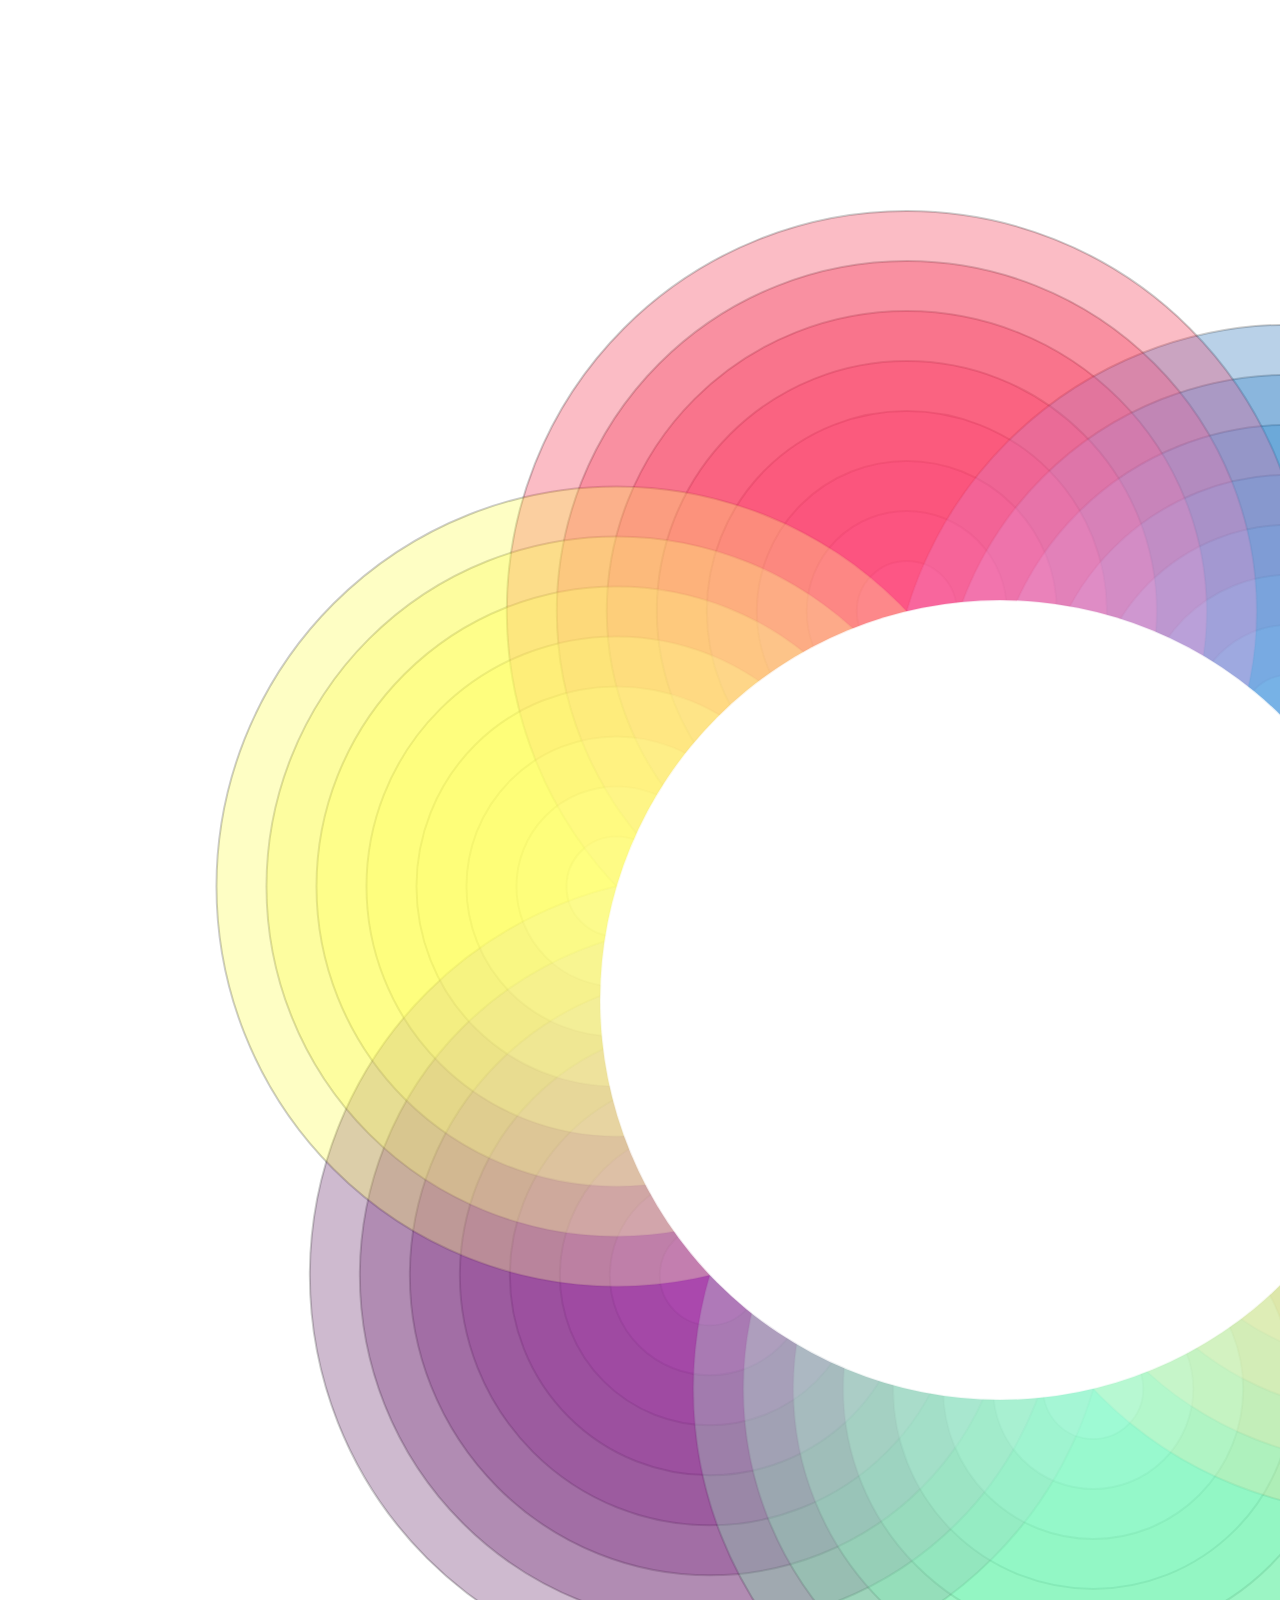
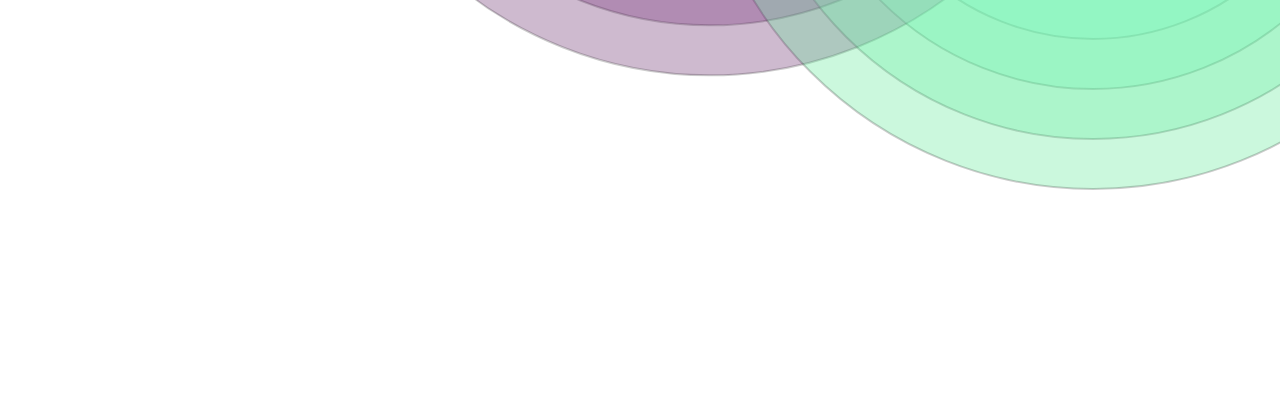
<file: circular/index.html>
<!DOCTYPE html>
<html lang="en">
<head>
  <meta charset="UTF-8">
  <meta name="viewport" content="width=device-width, initial-scale=1.0">
  <meta name="color-scheme" content="light"/>
  <title>Dave Art</title>
  <meta name="keywords" content="svg, art, ...">
  <meta name="author" content="Fania Raczinski">
  <meta name="description" content="">

  <link rel="apple-touch-icon" sizes="180x180" href="imgs/favicons/apple-touch-icon.png">
  <link rel="icon" type="image/png" sizes="32x32" href="imgs/favicons/favicon-32x32.png">
  <link rel="icon" type="image/png" sizes="16x16" href="imgs/favicons/favicon-16x16.png">
  <link rel="manifest" href="site.webmanifest">

  <meta property="og:title" content="TITLE" />
  <meta property="og:type" content="website" />
  <!-- <meta property="og:url" content="" /> -->
  <!-- <meta property="og:image" content="" /> -->

  <meta name="twitter:card" content="summary_large_image">
  <meta name="twitter:title" content="TITLE">
  <!-- <meta name="twitter:image" content=""> -->

  <link rel="stylesheet" href="styles.css"></link>
  <script type="module" src="modules/clickListener.js"></script>
  <script type="module" src="modules/coords.js"></script>

</head>

<body>

<main>

  <!-- <img src="dave_art.png" alt="original artwork by Dave"> -->

  <svg id="svg" viewBox="0 0 2000 2000" width="2000" height="2000" preserveAspectRatio="xMidYMid meet" overflow="hidden">

    <defs>
        <!-- --purple: rgb(61 29 62   / 100%);
            --mint:   rgb(81 173 119 / 100%);
            --blue:   rgb(18 69 117  / 100%);
            --orange: rgb(182 101 41 / 100%); -->
      <linearGradient id="purple_blue"
        gradientTransform="rotate(-60 .5 .5)">
        <stop offset="0" stop-color="rgb(61 29 62 / 20%)"/>
        <stop offset="0.5" stop-color="rgb(61 29 62 / 20%)"/>
        <stop offset="0.5" stop-color="rgb(18 69 117 / 20%)"/>
        <stop offset="1" stop-color="rgb(18 69 117 / 20%)"/>
      </linearGradient>
      <linearGradient id="orange_mint"
        gradientTransform="rotate(-60 .5 .5)">
        <stop offset="0" stop-color="rgb(81 173 119 / 20%)"/>
        <stop offset="0.5" stop-color="rgb(81 173 119 / 20%)"/>
        <stop offset="0.5" stop-color="rgb(182 101 41 / 20%)"/>
        <stop offset="1" stop-color="rgb(182 101 41 / 20%)"/>
      </linearGradient>

      <animateMotion
        xlink:href="#north_circles"
        dur="12s"
        begin="0s"
        repeatCount="indefinite">
        <mpath xlink:href="#animationPath"></mpath>
      </animatemotion>
      <animateMotion
        xlink:href="#north_east_circles"
        dur="12s"
        begin="-2s"
        repeatCount="indefinite">
        <mpath xlink:href="#animationPath"></mpath>
      </animatemotion>
      <animateMotion
        xlink:href="#south_east_circles"
        dur="12s"
        begin="-4s"
        repeatCount="indefinite">
        <mpath xlink:href="#animationPath"></mpath>
      </animatemotion>
      <animateMotion
        xlink:href="#south_circles"
        dur="12s"
        begin="-6s"
        repeatCount="indefinite">
        <mpath xlink:href="#animationPath"></mpath>
      </animatemotion>
      <animateMotion
        xlink:href="#south_west_circles"
        dur="12s"
        begin="-8s"
        repeatCount="indefinite">
        <mpath xlink:href="#animationPath"></mpath>
      </animatemotion>
      <animateMotion
        xlink:href="#north_west_circles"
        dur="12s"
        begin="-10s"
        repeatCount="indefinite">
        <mpath xlink:href="#animationPath"></mpath>
      </animatemotion>

      <path id="animationPath" fill="none" stroke="red" stroke-width="10" d="M600,1000 a400,400 0 1,0 800,0 a400,400 0 1,0 -800,0"/>
    </defs>

    <g id="colour_blocks">
      <g id="north_circles">
        <circle r="400" cx="1000" cy="600"/>
        <circle r="350" cx="1000" cy="600"/>
        <circle r="300" cx="1000" cy="600"/>
        <circle r="250" cx="1000" cy="600"/>
        <circle r="200" cx="1000" cy="600"/>
        <circle r="150" cx="1000" cy="600"/>
        <circle r="100" cx="1000" cy="600"/>
        <circle r="50"  cx="1000" cy="600"/>
      </g>
      <g id="north_east_circles">
        <circle r="400" cx="1348" cy="800"/>
        <circle r="350" cx="1348" cy="800"/>
        <circle r="300" cx="1348" cy="800"/>
        <circle r="250" cx="1348" cy="800"/>
        <circle r="200" cx="1348" cy="800"/>
        <circle r="150" cx="1348" cy="800"/>
        <circle r="100" cx="1348" cy="800"/>
        <circle r="50"  cx="1348" cy="800"/>
      </g>
      <g id="south_east_circles">
        <circle r="400" cx="1348" cy="1200"/>
        <circle r="350" cx="1348" cy="1200"/>
        <circle r="300" cx="1348" cy="1200"/>
        <circle r="250" cx="1348" cy="1200"/>
        <circle r="200" cx="1348" cy="1200"/>
        <circle r="150" cx="1348" cy="1200"/>
        <circle r="100" cx="1348" cy="1200"/>
        <circle r="50"  cx="1348" cy="1200"/>
      </g>
      <g id="south_circles">
        <circle r="400" cx="1000" cy="1400"/>
        <circle r="350" cx="1000" cy="1400"/>
        <circle r="300" cx="1000" cy="1400"/>
        <circle r="250" cx="1000" cy="1400"/>
        <circle r="200" cx="1000" cy="1400"/>
        <circle r="150" cx="1000" cy="1400"/>
        <circle r="100" cx="1000" cy="1400"/>
        <circle r="50"  cx="1000" cy="1400"/>
      </g>
      <g id="south_west_circles">
        <circle r="400" cx="652" cy="1200"/>
        <circle r="350" cx="652" cy="1200"/>
        <circle r="300" cx="652" cy="1200"/>
        <circle r="250" cx="652" cy="1200"/>
        <circle r="200" cx="652" cy="1200"/>
        <circle r="150" cx="652" cy="1200"/>
        <circle r="100" cx="652" cy="1200"/>
        <circle r="50"  cx="652" cy="1200"/>
      </g>
      <g id="north_west_circles">
        <circle r="400" cx="652" cy="800"/>
        <circle r="350" cx="652" cy="800"/>
        <circle r="300" cx="652" cy="800"/>
        <circle r="250" cx="652" cy="800"/>
        <circle r="200" cx="652" cy="800"/>
        <circle r="150" cx="652" cy="800"/>
        <circle r="100" cx="652" cy="800"/>
        <circle r="50"  cx="652" cy="800"/>
      </g>
      <g id="inner_circles">
        <circle r="400" cx="1000" cy="1000" fill="white"/>
        <circle r="350" cx="1000" cy="1000" fill="white"/>
        <circle r="300" cx="1000" cy="1000" fill="white"/>
        <circle r="250" cx="1000" cy="1000" fill="white"/>
        <circle r="200" cx="1000" cy="1000" fill="white"/>
        <circle r="150" cx="1000" cy="1000" fill="white"/>
        <circle r="100" cx="1000" cy="1000" fill="white"/>
        <circle r="50"  cx="1000" cy="1000" fill="white"/>
        <!-- <circle r="400" cx="1000" cy="1000" fill="url(#purple_blue)"/>
        <circle r="350" cx="1000" cy="1000" fill="url(#orange_mint)"/>
        <circle r="300" cx="1000" cy="1000" fill="url(#orange_mint)"/>
        <circle r="250" cx="1000" cy="1000" fill="url(#orange_mint)"/>
        <circle r="200" cx="1000" cy="1000" fill="url(#orange_mint)"/>
        <circle r="150" cx="1000" cy="1000" fill="url(#orange_mint)"/>
        <circle r="100" cx="1000" cy="1000" fill="url(#orange_mint)"/>
        <circle r="50"  cx="1000" cy="1000" fill="url(#orange_mint)"/> -->
      </g>
    </g>


  </svg>
</main>

</body>
</html>
</file>
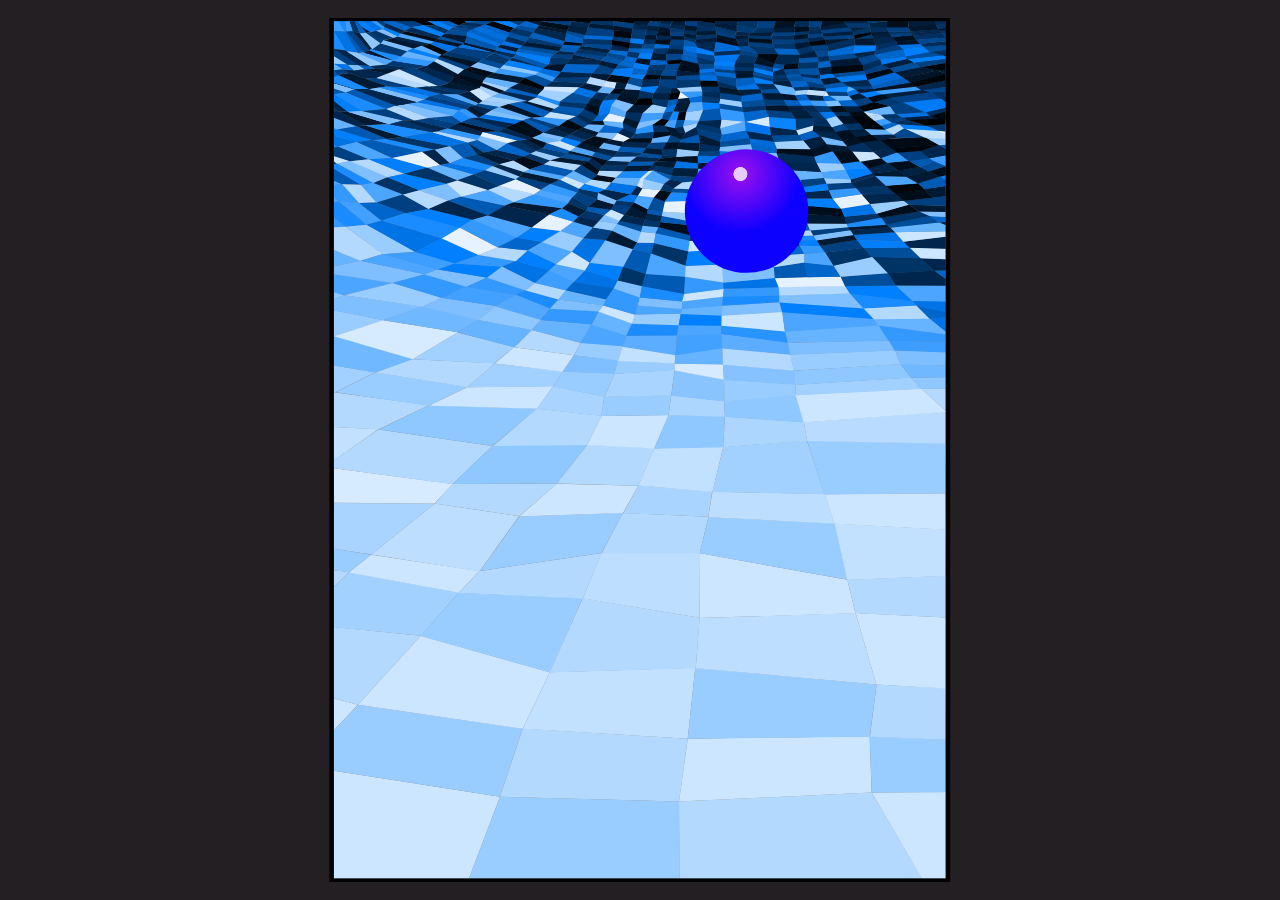
<file: plane/index.html>
<!DOCTYPE html>
<html lang="en">
<head>
  <meta charset="UTF-8">
  <meta name="viewport" content="width=device-width, initial-scale=1.0">
  <meta name="color-scheme" content="light"/>
  <title>Isolation</title>
  <meta name="keywords" content="svg, art, ...">
  <meta name="author" content="Fania Raczinski">
  <meta name="description" content="2026 animated version of Dave Everitt's artwork.">

  <link rel="icon" type="image/png" href="./imgs/favicons/favicon-96x96.png" sizes="96x96" />
  <link rel="icon" type="image/svg+xml" href="./imgs/favicons/favicon.svg" />
  <link rel="shortcut icon" href="./imgs/favicons/favicon.ico" />
  <link rel="apple-touch-icon" sizes="180x180" href="./imgs/favicons/apple-touch-icon.png" />
  <meta name="apple-mobile-web-app-title" content="Isolation" />
  <link rel="manifest" href="./imgs/favicons/site.webmanifest" />

  <meta property="og:title" content="Isolation" />
  <meta property="og:type" content="website" />
  <meta property="og:url" content="fania.uk" />
  <meta property="og:image" content="./imgs/preview.jpeg" />

  <meta name="twitter:card" content="summary_large_image">
  <meta name="twitter:title" content="Isolation">
  <meta name="twitter:image" content="./imgs/preview.jpeg">

  <link rel="stylesheet" href="styles.css"></link>
  <script type="module" src="./modules/scripts.js"></script>

</head>

<body>

<main>

  <!-- <img src="ball_plane.png" alt="original artwork by Dave"> -->

  <svg id="svg" viewBox="0 0 2774 3875" width="2774" height="3875" preserveAspectRatio="xMidYMid meet" overflow="hidden">

    <defs>
        <!-- --purple: rgb(61 29 62   / 100%);
            --mint:   rgb(81 173 119 / 100%);
            --blue:   rgb(18 69 117  / 100%);
            --orange: rgb(182 101 41 / 100%); -->

      <radialGradient id="ball" cx="45%" cy="20%" fr="1%">
        <stop offset="9%" stop-color="hsl(35deg 100% 90%)" />
        <stop offset="10%" stop-color="hsl(35deg 90% 50%)" />
        <stop offset="95%" stop-color="hsl(5deg 100% 50%)" />
      </radialGradient>
    </defs>


    <rect x="4" y="4" width="2764" height="3865" fill="gray" stroke="black"/>

    <g id="colour_blocks">
      <g class="rows">
        <path d="M 14 3376 L 759 3493 620 3859 14 3859 Z" fill="hsl(210deg 100% 90%)"/>
        <path d="M 759 3493 L 1562 3514 1564 3859 620 3859 Z" fill="hsl(210deg 100% 80%)"/>
        <path d="M 1562 3514 L 2426 3474 2652 3859 1564 3859 Z" fill="hsl(210deg 100% 85%)"/>
        <path d="M 2426 3474 L 2758 3471 2758 3859 2651 3859 Z" fill="hsl(210deg 100% 90%)"/>
      </g>
      <g class="rows">
        <path d="M 14 3051 L 122 3080 14 3194 Z" fill="hsl(210deg 100% 90%)"/>
        <path d="M 14 3194 L 122 3080 861 3187 759 3493 14 3376 Z" fill="hsl(210deg 100% 80%)"/>
        <path d="M 861 3187 L 1601 3232 1562 3514 759 3493 Z" fill="hsl(210deg 100% 85%)"/>
        <path d="M 1601 3232 L 2417 3221 2426 3474 1562 3514 Z" fill="hsl(210deg 100% 90%)"/>
        <path d="M 2417 3221 L 2757 3236 2758 3473 2426 3474 Z" fill="hsl(210deg 100% 80%)"/>
      </g>
       <g class="rows">
        <path d="M 14 2731 L 404 2771 122 3080 14 3051 Z" fill="hsl(210deg 100% 85%)"/>
        <path d="M 404 2771 L 983 2934 861 3188 122 3080 Z" fill="hsl(210deg 100% 90%)"/>
        <path d="M 983 2934 L 1635 2914 1601 3233 861 3188 Z" fill="hsl(210deg 100% 88%)"/>
        <path d="M 1635 2914 L 2448 2989 2417 3223 1601 3233 Z" fill="hsl(210deg 100% 80%)"/>
        <path d="M 2448 2989 L 2758 3005 2757 3237 2418 3223 Z" fill="hsl(210deg 100% 85%)"/>
      </g>
      <g class="rows">
        <path d="M 14 2477 L 82 2485 15 2551 Z" fill="hsl(210deg 100% 85%)"/>
        <path d="M 82 2485 L 574 2577 405 2771 14 2732 14 2552 Z" fill="hsl(210deg 100% 82%)"/>
        <path d="M 573 2578 L 1130 2601 982 2935 403 2772 Z" fill="hsl(210deg 100% 80%)"/>
        <path d="M 1130 2602 L 1655 2690 1637 2916 981 2935 Z" fill="hsl(210deg 100% 85%)"/>
        <path d="M 1654 2691 L 2354 2668 2447 2989 1637 2916 Z" fill="hsl(210deg 100% 87%)"/>
        <path d="M 2354 2669 L 2758 2689 2758 3007 2447 2989 Z" fill="hsl(210deg 100% 90%)"/>
      </g>
      <g class="rows">
        <path d="M 15 2380 L 183 2407 81 2486 15 2477 Z" fill="hsl(210deg 100% 80%)"/>
        <path d="M 182 2407 L 666 2480 574 2578 81 2487 Z" fill="hsl(210deg 100% 90%)"/>
        <path d="M 665 2481 L 1216 2399 1130 2603 573 2579 Z" fill="hsl(210deg 100% 85%)"/>
        <path d="M 1215 2400 L 1652 2398 1654 2690 1130 2603 Z" fill="hsl(210deg 100% 87%)"/>
        <path d="M 1652 2400 L 2317 2519 2353 2670 1654 2691 Z" fill="hsl(210deg 100% 90%)"/>
        <path d="M 2317 2519 L 2758 2502 2758 2689 2353 2670 Z" fill="hsl(210deg 100% 85%)"/>
      </g>
      <g class="rows">
        <path d="M 15 2175 L 467 2178 182 2406 14 2380 Z" fill="hsl(210deg 100% 83%)"/>
        <path d="M 182 2406 L 467 2178 845 2234 667 2482 Z" fill="hsl(210deg 100% 87%)"/>
        <path d="M 669 2480 L 845 2236 1312 2219 1214 2400 Z" fill="hsl(210deg 100% 80%)"/>
        <path d="M 1214 2402 L 1311 2220 1694 2237 1655 2401 Z" fill="hsl(210deg 100% 85%)"/>
        <path d="M 1655 2401 L 1694 2238 2260 2266 2317 2519 Z" fill="hsl(210deg 100% 80%)"/>
        <path d="M 2316 2520 L 2259 2267 2758 2294 2757 2503 Z" fill="hsl(210deg 100% 88%)"/>
      </g>
      <g class="rows">
        <path d="M 15 2174 L 14 2019 548 2090 465 2178 Z" fill="hsl(210deg 100% 92%)"/>
        <path d="M 466 2177 L 547 2090 1016 2088 846 2234 Z" fill="hsl(210deg 100% 85%)"/>
        <path d="M 845 2236 L 1014 2089 1379 2098 1311 2220 Z" fill="hsl(210deg 100% 90%)"/>
        <path d="M 1312 2221 L 1380 2096 1711 2124 1693 2237 Z" fill="hsl(210deg 100% 83%)"/>
        <path d="M 1693 2239 L 1712 2125 2216 2134 2259 2268 Z" fill="hsl(210deg 100% 87%)"/>
        <path d="M 2258 2268 L 2216 2136 2757 2131 2758 2295 Z" fill="hsl(210deg 100% 90%)"/>
      </g>
      <g class="rows">
        <path d="M 14 1985 L 14 1834 214 1844 Z" fill="hsl(210deg 100% 88%)"/>
        <path d="M 14 1984 L 214 1845 725 1919 546 2091 14 2019 Z" fill="hsl(210deg 100% 85%)"/>
        <path d="M 547 2090 L 725 1919 1153 1912 1014 2088 Z" fill="hsl(210deg 100% 78%)"/>
        <path d="M 1152 1913 L 1452 1929 1380 2098 1014 2088 Z" fill="hsl(210deg 100% 85%)"/>
        <path d="M 1451 1930 L 1761 1922 1712 2126 1380 2097 Z" fill="hsl(210deg 100% 88%)"/>
        <path d="M 1761 1924 L 2135 1894 2215 2136 1711 2126 Z" fill="hsl(210deg 100% 82%)"/>
        <path d="M 2136 1895 L 2759 1907 2758 2133 2214 2137 Z" fill="hsl(210deg 100% 80%)"/>
      </g>
      <g class="rows">
        <path d="M 14 1678 L 440 1737 213 1845 14 1834 Z" fill="hsl(210deg 100% 85%)"/>
        <path d="M 438 1738 L 927 1751 725 1920 215 1845 Z" fill="hsl(210deg 100% 78%)"/>
        <path d="M 925 1751 L 1215 1784 1150 1915 727 1920 Z" fill="hsl(210deg 100% 85%)"/>
        <path d="M 1214 1785 L 1516 1780 1451 1931 1150 1915 Z" fill="hsl(210deg 100% 90%)"/>
        <path d="M 1515 1780 L 1768 1785 1760 1925 1450 1932 Z" fill="hsl(210deg 100% 78%)"/>
        <path d="M 1768 1787 L 2122 1812 2136 1896 1760 1925 Z" fill="hsl(210deg 100% 84%)"/>
        <path d="M 2122 1813 L 2758 1765 2758 1909 2136 1897 Z" fill="hsl(210deg 100% 86%)"/>
      </g>
      <g class="rows">
        <path d="M 13 1558 L 202 1588 21 1679 14 1679 Z" fill="hsl(210deg 100% 82%)"/>
        <path d="M 201 1589 L 615 1655 439 1739 22 1679 Z" fill="hsl(210deg 100% 80%)"/>
        <path d="M 613 1656 L 998 1651 925 1753 440 1739 Z" fill="hsl(210deg 100% 90%)"/>
        <path d="M 998 1651 L 1227 1697 1214 1785 924 1752 Z" fill="hsl(210deg 100% 83%)"/>
        <path d="M 1227 1699 L 1527 1691 1515 1782 1213 1785 Z" fill="hsl(210deg 100% 80%)"/>
        <path d="M 1527 1692 L 1764 1718 1768 1788 1515 1782 Z" fill="hsl(210deg 100% 84%)"/>
        <path d="M 1764 1719 L 2084 1688 2123 1814 1768 1790 Z" fill="hsl(210deg 100% 78%)"/>
        <path d="M 2084 1690 L 2648 1662 2758 1761 2758 1767 2121 1814 Z" fill="hsl(210deg 100% 90%)"/>
        <path d="M 2648 1663 L 2758 1662 2758 1761 Z" fill="hsl(210deg 100% 85%)"/>
      </g>
      <g class="rows">
        <path d="M 15 1426 L 371 1531 200 1591 13 1559 Z" fill="hsl(210deg 100% 72%)"/>
        <path d="M 367 1531 L 737 1548 613 1656 202 1590 Z" fill="hsl(210deg 100% 85%)"/>
        <path d="M 735 1549 L 1042 1584 997 1653 613 1656 Z" fill="hsl(210deg 100% 82%)"/>
        <path d="M 1041 1585 L 1274 1593 1227 1699 997 1653 Z" fill="hsl(210deg 100% 80%)"/>
        <path d="M 1273 1595 L 1542 1578 1527 1693 1227 1700 Z" fill="hsl(210deg 100% 83%)"/>
        <path d="M 1542 1580 L 1765 1620 1765 1720 1527 1694 Z" fill="hsl(210deg 100% 77%)"/>
        <path d="M 1764 1621 L 2084 1642 2085 1691 1765 1721 Z" fill="hsl(210deg 100% 80%)"/>
        <path d="M 2084 1645 L 2602 1612 2648 1664 2084 1693 Z" fill="hsl(210deg 100% 82%)"/>
        <path d="M 2602 1613 L 2758 1610 2757 1663 2646 1664 Z" fill="hsl(210deg 100% 78%)"/>
      </g>
      <g class="rows">
        <path d="M 14 1311 L 239 1356 14 1427 Z" fill="hsl(210deg 100% 80%)"/>
        <path d="M 235 1356 L 571 1409 368 1531 14 1427 Z" fill="hsl(210deg 100% 92%)"/>
        <path d="M 569 1410 L 823 1476 733 1550 367 1531 Z" fill="hsl(210deg 100% 82%)"/>
        <path d="M 822 1477 L 1091 1513 1040 1587 735 1549 Z" fill="hsl(210deg 100% 90%)"/>
        <path d="M 1091 1512 L 1289 1534 1273 1596 1040 1587 Z" fill="hsl(210deg 100% 75%)"/>
        <path d="M 1288 1536 L 1543 1548 1543 1580 1272 1597 Z" fill="hsl(210deg 100% 80%)"/>
        <path d="M 1543 1550 L 1760 1553 1764 1622 1542 1581 Z" fill="hsl(210deg 100% 92%)"/>
        <path d="M 1759 1554 L 2078 1580 2085 1645 1763 1623 Z" fill="hsl(210deg 100% 76%)"/>
        <path d="M 2077 1582 L 2555 1552 2603 1614 2083 1646 Z" fill="hsl(210deg 100% 78%)"/>
        <path d="M 2555 1552 L 2758 1558 2758 1612 2602 1614 Z" fill="hsl(210deg 100% 72%)"/>
      </g>
      <g class="rows">
        <path d="M 14 1229 L 60 1243 14 1261 Z" fill="hsl(210deg 100% 78%)"/>
        <path d="M 58 1243 L 415 1294 235 1356 14 1312 14 1261 Z" fill="hsl(210deg 100% 75%)"/>
        <path d="M 411 1293 L 663 1355 569 1409 236 1356 Z" fill="hsl(210deg 100% 72%)"/>
        <path d="M 661 1355 L 903 1398 824 1477 569 1409 Z" fill="hsl(210deg 100% 70%)"/>
        <path d="M 902 1399 L 1121 1456 1091 1513 824 1477 Z" fill="hsl(210deg 100% 85%)"/>
        <path d="M 1121 1457 L 1310 1470 1288 1536 1091 1512 Z" fill="hsl(210deg 100% 80%)"/>
        <path d="M 1309 1472 L 1546 1509 1543 1550 1287 1538 Z" fill="hsl(210deg 100% 88%)"/>
        <path d="M 1546 1510 L 1756 1478 1760 1554 1542 1551 Z" fill="hsl(210deg 100% 70%)"/>
        <path d="M 1756 1480 L 2061 1508 2078 1582 1759 1555 Z" fill="hsl(210deg 100% 85%)"/>
        <path d="M 2060 1509 L 2531 1490 2555 1553 2076 1582 Z" fill="hsl(210deg 100% 80%)"/>
        <path d="M 2531 1490 L 2759 1498 2758 1559 2554 1554 Z" fill="hsl(210deg 100% 75%)"/>
      </g>
      <g class="rows">
        <path d="M 14 1148 L 282 1188 58 1244 14 1230 Z" fill="hsl(210deg 100% 65%)"/>
        <path d="M 279 1189 L 500 1255 411 1295 60 1244 Z" fill="hsl(210deg 100% 80%)"/>
        <path d="M 498 1255 L 741 1290 661 1356 411 1295 Z" fill="hsl(210deg 100% 75%)"/>
        <path d="M 739 1292 L 944 1353 901 1399 662 1355 Z" fill="hsl(210deg 100% 78%)"/>
        <path d="M 943 1354 L 1170 1374 1120 1458 902 1399 Z" fill="hsl(210deg 100% 70%)"/>
        <path d="M 1169 1374 L 1326 1423 1309 1472 1120 1458 Z" fill="hsl(210deg 100% 65%)"/>
        <path d="M 1325 1425 L 1553 1422 1546 1512 1308 1474 Z" fill="hsl(210deg 100% 68%)"/>
        <path d="M 1553 1423 L 1751 1415 1757 1481 1546 1512 Z" fill="hsl(210deg 100% 63%)"/>
        <path d="M 1751 1416 L 2050 1454 2062 1510 1756 1482 Z" fill="hsl(210deg 100% 68%)"/>
        <path d="M 2050 1456 L 2503 1446 2531 1492 2060 1510 Z" fill="hsl(210deg 100% 75%)"/>
        <path d="M 2503 1446 L 2759 1453 2759 1500 2530 1491 Z" fill="hsl(210deg 100% 62%)"/>
      </g>
      <g class="rows">
        <path d="M 13 1040 L 134 1089 15 1115 Z" fill="hsl(210deg 100% 70%)"/>
        <path d="M 133 1089 L 422 1149 279 1189 14 1149 14 1114 Z" fill="hsl(210deg 100% 75%)"/>
        <path d="M 420 1149 L 609 1204 498 1256 277 1189 Z" fill="hsl(210deg 100% 60%)"/>
        <path d="M 607 1204 L 833 1241 739 1292 498 1256 Z" fill="hsl(210deg 100% 63%)"/>
        <path d="M 831 1241 L 984 1302 943 1354 737 1293 Z" fill="hsl(210deg 100% 66%)"/>
        <path d="M 983 1303 L 1203 1315 1170 1375 942 1354 Z" fill="hsl(210deg 100% 60%)"/>
        <path d="M 1202 1316 L 1352 1371 1326 1425 1170 1376 Z" fill="hsl(210deg 100% 70%)"/>
        <path d="M 1351 1371 L 1561 1376 1553 1424 1325 1425 Z" fill="hsl(210deg 100% 55%)"/>
        <path d="M 1560 1377 L 1752 1378 1751 1417 1553 1425 Z" fill="hsl(210deg 100% 65%)"/>
        <path d="M 1752 1378 L 2037 1404 2050 1456 1750 1417 Z" fill="hsl(210deg 100% 58%)"/>
        <path d="M 2037 1405 L 2457 1376 2503 1448 2050 1457 Z" fill="hsl(210deg 100% 70%)"/>
        <path d="M 2457 1378 L 2759 1418 2759 1453 2502 1447 Z" fill="hsl(210deg 100% 60%)"/>
      </g>
      <g class="rows">
        <path d="M 14 938 L 14 894 68 936 Z" fill="hsl(210deg 100% 60%)"/>
        <path d="M 14 938 L 67 936 234 1059 133 1089 14 1041 Z" fill="hsl(210deg 100% 85%)"/>
        <path d="M 233 1059 L 482 1128 421 1150 133 1089 Z" fill="hsl(210deg 100% 65%)"/>
        <path d="M 481 1128 L 702 1164 608 1205 421 1150 Z" fill="hsl(210deg 100% 75%)"/>
        <path d="M 701 1164 L 876 1221 830 1242 609 1205 Z" fill="hsl(210deg 100% 60%)"/>
        <path d="M 874 1221 L 1023 1262 983 1303 831 1241 Z" fill="hsl(210deg 100% 55%)"/>
        <path d="M 1022 1262 L 1223 1288 1202 1316 982 1304 Z" fill="hsl(210deg 100% 75%)"/>
        <path d="M 1222 1289 L 1365 1330 1352 1371 1201 1317 Z" fill="hsl(210deg 100% 90%)"/>
        <path d="M 1364 1330 L 1570 1325 1561 1378 1351 1371 Z" fill="hsl(210deg 100% 80%)"/>
        <path d="M 1570 1326 L 1754 1333 1752 1380 1560 1378 Z" fill="hsl(210deg 100% 50%)"/>
        <path d="M 1753 1333 L 2025 1317 2037 1406 1752 1380 Z" fill="hsl(210deg 100% 90%)"/>
        <path d="M 2025 1319 L 2436 1349 2457 1379 2037 1407 Z" fill="hsl(210deg 100% 65%)"/>
        <path d="M 2436 1350 L 2686 1347 2759 1407 2759 1419 2456 1379 Z" fill="hsl(210deg 100% 70%)"/>
        <path d="M 2686 1348 L 2758 1341 2759 1407 Z" fill="hsl(210deg 100% 45%)"/>
      </g>
      <g class="rows">
        <path d="M 14 799 L 37 823 14 825 Z" fill="hsl(210deg 100% 65%)"/>
        <path d="M 14 825 L 37 823 162 927 67 936 14 894 Z" fill="hsl(210deg 100% 55%)"/>
        <path d="M 161 927 L 380 1048 233 1060 67 936 Z" fill="hsl(210deg 100% 80%)"/>
        <path d="M 379 1048 L 557 1100 481 1129 232 1060 Z" fill="hsl(210deg 100% 62%)"/>
        <path d="M 555 1101 L 770 1115 701 1165 481 1128 Z" fill="hsl(210deg 100% 50%)"/>
        <path d="M 768 1115 L 918 1189 874 1222 701 1165 Z" fill="hsl(210deg 100% 75%)"/>
        <path d="M 917 1189 L 1056 1221 1021 1262 874 1222 Z" fill="hsl(210deg 100% 85%)"/>
        <path d="M 1055 1221 L 1237 1262 1222 1289 1021 1262 Z" fill="hsl(210deg 100% 70%)"/>
        <path d="M 1236 1262 L 1377 1289 1364 1331 1222 1289 Z" fill="hsl(210deg 100% 60%)"/>
        <path d="M 1376 1289 L 1575 1303 1569 1326 1364 1330 Z" fill="hsl(210deg 100% 65%)"/>
        <path d="M 1575 1304 L 1758 1288 1754 1335 1569 1327 Z" fill="hsl(210deg 100% 70%)"/>
        <path d="M 1757 1289 L 2012 1274 2025 1319 1753 1335 Z" fill="hsl(210deg 100% 75%)"/>
        <path d="M 2012 1274 L 2388 1301 2436 1350 2025 1320 Z" fill="hsl(210deg 100% 50%)"/>
        <path d="M 2389 1302 L 2626 1288 2687 1349 2436 1351 Z" fill="hsl(210deg 100% 85%)"/>
        <path d="M 2627 1289 L 2759 1318 2758 1342 2686 1349 Z" fill="hsl(210deg 100% 40%)"/>
      </g>
      <g class="rows">
        <path d="M 15 730 L 52 745 14 750 Z" fill="hsl(210deg 100% 65%)"/>
        <path d="M 14 750 L 51 745 127 829 37 823 14 800 Z" fill="hsl(210deg 100% 60%)"/>
        <path d="M 37 823 L 126 829 229 908 161 927 Z" fill="hsl(210deg 100% 63%)"/>
        <path d="M 229 908 L 499 988 379 1049 161 927 Z" fill="hsl(210deg 100% 45%)"/>
        <path d="M 498 988 L 664 1063 555 1101 379 1049 Z" fill="hsl(210deg 100% 50%)"/>
        <path d="M 663 1063 L 832 1090 768 1116 555 1101 Z" fill="hsl(210deg 100% 60%)"/>
        <path d="M 830 1090 L 982 1130 917 1189 769 1115 Z" fill="hsl(210deg 100% 45%)"/>
        <path d="M 981 1131 L 1092 1182 1055 1222 917 1189 Z" fill="hsl(210deg 100% 62%)"/>
        <path d="M 1091 1183 L 1271 1210 1235 1263 1054 1221 Z" fill="hsl(210deg 100% 40%)"/>
        <path d="M 1270 1211 L 1387 1253 1377 1290 1235 1263 Z" fill="hsl(210deg 100% 60%)"/>
        <path d="M 1386 1253 L 1577 1271 1575 1305 1377 1289 Z" fill="hsl(210deg 100% 75%)"/>
        <path d="M 1576 1271 L 1760 1248 1757 1290 1575 1305 Z" fill="hsl(210deg 100% 65%)"/>
        <path d="M 1759 1248 L 2011 1244 2012 1275 1756 1290 Z" fill="hsl(210deg 100% 55%)"/>
        <path d="M 2011 1243 L 2328 1234 2390 1303 2012 1276 Z" fill="hsl(210deg 100% 75%)"/>
        <path d="M 2328 1235 L 2609 1267 2626 1289 2389 1303 Z" fill="hsl(210deg 100% 55%)"/>
        <path d="M 2609 1267 L 2758 1270 2760 1320 2625 1289 Z" fill="hsl(210deg 100% 45%)"/>
      </g>
      <g class="rows">
        <path d="M 14 675 L 138 748 51 746 14 730 Z" fill="hsl(210deg 100% 35%)"/>
        <path d="M 136 748 L 206 827 127 830 52 746 Z" fill="hsl(210deg 100% 85%)"/>
        <path d="M 205 827 L 338 875 228 909 127 830 Z" fill="hsl(210deg 100% 40%)"/>
        <path d="M 337 875 L 581 940 499 989 229 908 Z" fill="hsl(210deg 100% 55%)"/>
        <path d="M 579 941 L 750 1029 663 1063 498 989 Z" fill="hsl(210deg 100% 95%)"/>
        <path d="M 747 1028 L 885 1042 830 1091 663 1063 Z" fill="hsl(210deg 100% 85%)"/>
        <path d="M 884 1043 L 1012 1103 981 1132 830 1091 Z" fill="hsl(210deg 100% 50%)"/>
        <path d="M 1011 1103 L 1142 1132 1091 1184 980 1133 Z" fill="hsl(210deg 100% 65%)"/>
        <path d="M 1141 1133 L 1289 1175 1270 1212 1091 1184 Z" fill="hsl(210deg 100% 45%)"/>
        <path d="M 1288 1176 L 1397 1200 1386 1254 1269 1213 Z" fill="hsl(210deg 100% 75%)"/>
        <path d="M 1396 1201 L 1587 1237 1576 1272 1386 1254 Z" fill="hsl(210deg 100% 55%)"/>
        <path d="M 1586 1237 L 1763 1213 1759 1250 1576 1272 Z" fill="hsl(210deg 100% 90%)"/>
        <path d="M 1763 1214 L 2009 1206 2012 1245 1759 1250 Z" fill="hsl(210deg 100% 60%)"/>
        <path d="M 2009 1207 L 2307 1202 2329 1236 2012 1245 Z" fill="hsl(210deg 100% 85%)"/>
        <path d="M 2306 1201 L 2534 1199 2610 1269 2329 1237 Z" fill="hsl(210deg 100% 50%)"/>
        <path d="M 2534 1199 L 2758 1200 2759 1272 2609 1269 Z" fill="hsl(210deg 100% 65%)"/>
      </g>
      <g class="rows">
        <path d="M 14 644 L 30 653 14 657 Z" fill="hsl(210deg 100% 25%)"/>
        <path d="M 29 653 L 193 739 136 749 14 676 14 657 Z" fill="hsl(210deg 100% 55%)"/>
        <path d="M 191 739 L 324 791 205 827 135 749 Z" fill="hsl(210deg 100% 65%)"/>
        <path d="M 324 792 L 441 857 337 876 206 827 Z" fill="hsl(210deg 100% 25%)"/>
        <path d="M 439 857 L 638 903 578 941 337 876 Z" fill="hsl(210deg 100% 50%)"/>
        <path d="M 637 903 L 837 985 748 1028 579 940 Z" fill="hsl(210deg 100% 60%)"/>
        <path d="M 835 985 L 950 1004 883 1043 747 1028 Z" fill="hsl(210deg 100% 40%)"/>
        <path d="M 948 1005 L 1084 1047 1010 1104 883 1043 Z" fill="hsl(210deg 100% 65%)"/>
        <path d="M 1083 1047 L 1162 1097 1141 1133 1010 1104 Z" fill="hsl(210deg 100% 90%)"/>
        <path d="M 1162 1098 L 1313 1114 1288 1177 1141 1133 Z" fill="hsl(210deg 100% 50%)"/>
        <path d="M 1312 1115 L 1413 1146 1397 1203 1287 1177 Z" fill="hsl(210deg 100% 20%)"/>
        <path d="M 1412 1147 L 1590 1159 1586 1238 1396 1203 Z" fill="hsl(210deg 100% 35%)"/>
        <path d="M 1589 1160 L 1761 1185 1762 1215 1585 1238 Z" fill="hsl(210deg 100% 60%)"/>
        <path d="M 1760 1186 L 1992 1165 2009 1208 1762 1214 Z" fill="hsl(210deg 100% 45%)"/>
        <path d="M 1992 1166 L 2287 1159 2307 1203 2009 1208 Z" fill="hsl(210deg 100% 95%)"/>
        <path d="M 2287 1160 L 2499 1143 2534 1200 2307 1203 Z" fill="hsl(210deg 100% 30%)"/>
        <path d="M 2499 1144 L 2707 1132 2758 1169 2758 1201 2534 1200 Z" fill="hsl(210deg 100% 15%)"/>
        <path d="M 2707 1133 L 2758 1132 2758 1169 Z" fill="hsl(210deg 100% 40%)"/>
      </g>
      <g class="rows">
        <path d="M 14 619 L 88 641 29 654 14 644 Z" fill="hsl(210deg 100% 90%)"/>
        <path d="M 87 641 L 255 713 191 740 30 654 Z" fill="hsl(210deg 100% 75%)"/>
        <path d="M 255 714 L 398 772 324 792 192 740 Z" fill="hsl(210deg 100% 20%)"/>
        <path d="M 397 772 L 528 818 439 857 324 793 Z" fill="hsl(210deg 100% 85%)"/>
        <path d="M 527 819 L 707 885 637 905 439 857 Z" fill="hsl(210deg 100% 15%)"/>
        <path d="M 705 886 L 903 939 835 986 638 905 Z" fill="hsl(210deg 100% 65%)"/>
        <path d="M 902 940 L 1032 955 948 1005 834 986 Z" fill="hsl(210deg 100% 50%)"/>
        <path d="M 1030 955 L 1134 987 1082 1048 947 1006 Z" fill="hsl(210deg 100% 80%)"/>
        <path d="M 1133 988 L 1234 994 1162 1098 1082 1048 Z" fill="hsl(210deg 100% 45%)"/>
        <path d="M 1233 996 L 1356 1036 1312 1116 1162 1098 Z" fill="hsl(210deg 100% 75%)"/>
        <path d="M 1355 1037 L 1437 1054 1413 1148 1312 1117 Z" fill="hsl(210deg 100% 35%)"/>
        <path d="M 1437 1055 L 1592 1110 1589 1161 1413 1148 Z" fill="hsl(210deg 100% 65%)"/>
        <path d="M 1592 1111 L 1757 1104 1760 1186 1589 1161 Z" fill="hsl(210deg 100% 85%)"/>
        <path d="M 1756 1105 L 1988 1117 1992 1166 1760 1187 Z" fill="hsl(210deg 100% 75%)"/>
        <path d="M 1987 1118 L 2125 1095 2138 1162 1992 1167 Z" fill="hsl(210deg 100% 35%)"/>
        <path d="M 2124 1097 L 2255 1110 2288 1160 2137 1163 Z" fill="hsl(210deg 100% 40%)"/>
        <path d="M 2255 1111 L 2428 1070 2500 1145 2287 1161 Z" fill="hsl(210deg 100% 80%)"/>
        <path d="M 2428 1071 L 2645 1075 2708 1134 2500 1146 Z" fill="hsl(210deg 100% 20%)"/>
        <path d="M 2645 1077 L 2758 1082 2758 1133 2707 1134 Z" fill="hsl(210deg 100% 15%)"/>
      </g>
      <g class="rows">
        <path d="M 14 568 L 34 576 14 581 Z" fill="hsl(210deg 100% 55%)"/>
        <path d="M 33 576 L 173 634 87 642 14 619 14 581 Z" fill="hsl(210deg 100% 25%)"/>
        <path d="M 171 634 L 330 699 255 714 87 642 Z" fill="hsl(210deg 100% 85%)"/>
        <path d="M 329 699 L 523 743 396 772 254 714 Z" fill="hsl(210deg 100% 50%)"/>
        <path d="M 522 743 L 588 801 527 819 396 772 Z" fill="hsl(210deg 100% 75%)"/>
        <path d="M 587 801 L 781 841 705 886 527 819 Z" fill="hsl(210deg 100% 35%)"/>
        <path d="M 780 841 L 982 881 902 940 705 886 Z" fill="hsl(210deg 100% 15%)"/>
        <path d="M 980 881 L 1088 914 1031 955 902 940 Z" fill="hsl(210deg 100% 95%)"/>
        <path d="M 1088 914 L 1177 938 1134 988 1030 955 Z" fill="hsl(210deg 100% 65%)"/>
        <path d="M 1177 939 L 1264 952 1233 996 1133 988 Z" fill="hsl(210deg 100% 25%)"/>
        <path d="M 1263 953 L 1375 1006 1355 1037 1232 997 Z" fill="hsl(210deg 100% 10%)"/>
        <path d="M 1374 1007 L 1450 1008 1437 1055 1355 1037 Z" fill="hsl(210deg 100% 40%)"/>
        <path d="M 1450 1009 L 1604 1046 1592 1111 1437 1056 Z" fill="hsl(210deg 100% 20%)"/>
        <path d="M 1604 1046 L 1763 1036 1756 1105 1591 1112 Z" fill="hsl(210deg 100% 50%)"/>
        <path d="M 1763 1037 L 1995 1064 1988 1118 1756 1106 Z" fill="hsl(210deg 100% 30%)"/>
        <path d="M 1994 1065 L 2125 1057 2124 1097 1987 1118 Z" fill="hsl(210deg 100% 85%)"/>
        <path d="M 2124 1058 L 2218 1051 2255 1111 2124 1098 Z" fill="hsl(210deg 100% 65%)"/>
        <path d="M 2218 1052 L 2390 1030 2428 1072 2255 1111 Z" fill="hsl(210deg 100% 20%)"/>
        <path d="M 2390 1031 L 2596 1028 2645 1077 2428 1072 Z" fill="hsl(210deg 100% 30%)"/>
        <path d="M 2596 1029 L 2758 1034 2758 1082 2646 1078 Z" fill="hsl(210deg 100% 90%)"/>
      </g>
      <g class="rows">
        <path d="M 14 527 L 118 556 33 576 14 568 Z" fill="hsl(210deg 100% 45%)"/>
        <path d="M 117 556 L 276 628 170 634 33 576 Z" fill="hsl(210deg 100% 65%)"/>
        <path d="M 275 628 L 435 671 329 699 170 634 Z" fill="hsl(210deg 100% 50%)"/>
        <path d="M 434 671 L 569 729 521 743 329 699 Z" fill="hsl(210deg 100% 20%)"/>
        <path d="M 568 729 L 706 771 588 802 521 743 Z" fill="hsl(210deg 100% 90%)"/>
        <path d="M 705 771 L 824 826 780 841 588 802 Z" fill="hsl(210deg 100% 65%)"/>
        <path d="M 823 826 L 1039 852 979 881 780 841 Z" fill="hsl(210deg 100% 10%)"/>
        <path d="M 1038 853 L 1112 889 1088 914 980 881 Z" fill="hsl(210deg 100% 55%)"/>
        <path d="M 1112 889 L 1205 909 1176 940 1088 914 Z" fill="hsl(210deg 100% 15%)"/>
        <path d="M 1204 910 L 1286 923 1263 954 1176 940 Z" fill="hsl(210deg 100% 80%)"/>
        <path d="M 1285 923 L 1393 959 1374 1007 1262 954 Z" fill="hsl(210deg 100% 70%)"/>
        <path d="M 1392 959 L 1458 965 1450 1009 1374 1008 Z" fill="hsl(210deg 100% 85%)"/>
        <path d="M 1457 965 L 1610 999 1604 1047 1449 1009 Z" fill="hsl(210deg 100% 60%)"/>
        <path d="M 1610 999 L 1760 1004 1763 1038 1603 1047 Z" fill="hsl(210deg 100% 90%)"/>
        <path d="M 1759 1004 L 2000 1019 1994 1065 1763 1038 Z" fill="hsl(210deg 100% 75%)"/>
        <path d="M 1999 1019 L 2103 1020 2125 1057 1994 1065 Z" fill="hsl(210deg 100% 40%)"/>
        <path d="M 2103 1020 L 2196 1022 2218 1052 2124 1058 Z" fill="hsl(210deg 100% 60%)"/>
        <path d="M 2195 1023 L 2360 993 2390 1031 2217 1052 Z" fill="hsl(210deg 100% 25%)"/>
        <path d="M 2360 994 L 2569 1003 2596 1029 2390 1032 Z" fill="hsl(210deg 100% 50%)"/>
        <path d="M 2569 1003 L 2758 980 2758 1035 2596 1030 Z" fill="hsl(210deg 100% 15%)"/>
      </g>
      <g class="rows">
        <path d="M 14 493 L 29 499 14 504 Z" fill="hsl(210deg 100% 55%)"/>
        <path d="M 28 499 L 189 547 116 556 14 527 14 503 Z" fill="hsl(210deg 100% 50%)"/>
        <path d="M 188 547 L 412 600 276 628 117 556 Z" fill="hsl(210deg 100% 35%)"/>
        <path d="M 410 600 L 492 659 435 672 276 628 Z" fill="hsl(210deg 100% 95%)"/>
        <path d="M 491 659 L 641 702 568 728 435 672 Z" fill="hsl(210deg 100% 70%)"/>
        <path d="M 640 702 L 756 754 706 771 568 728 Z" fill="hsl(210deg 100% 20%)"/>
        <path d="M 755 754 L 915 790 823 826 706 771 Z" fill="hsl(210deg 100% 85%)"/>
        <path d="M 914 790 L 1065 830 1038 853 823 825 Z" fill="hsl(210deg 100% 60%)"/>
        <path d="M 1065 831 L 1147 864 1112 890 1038 854 Z" fill="hsl(210deg 100% 10%)"/>
        <path d="M 1147 865 L 1229 883 1204 910 1112 890 Z" fill="hsl(210deg 100% 20%)"/>
        <path d="M 1228 883 L 1296 909 1285 923 1204 910 Z" fill="hsl(210deg 100% 75%)"/>
        <path d="M 1295 909 L 1400 931 1392 959 1285 924 Z" fill="hsl(210deg 100% 30%)"/>
        <path d="M 1399 932 L 1470 937 1457 965 1392 959 Z" fill="hsl(210deg 100% 70%)"/>
        <path d="M 1470 937 L 1615 974 1610 999 1457 965 Z" fill="hsl(210deg 100% 35%)"/>
        <path d="M 1615 974 L 1763 974 1759 1005 1609 999 Z" fill="hsl(210deg 100% 15%)"/>
        <path d="M 1763 975 L 1993 973 1999 1020 1759 1004 Z" fill="hsl(210deg 100% 60%)"/>
        <path d="M 1993 974 L 2095 997 2103 1021 1999 1020 Z" fill="hsl(210deg 100% 15%)"/>
        <path d="M 2094 997 L 2179 996 2196 1023 2103 1021 Z" fill="hsl(210deg 100% 50%)"/>
        <path d="M 2179 997 L 2345 972 2360 994 2195 1023 Z" fill="hsl(210deg 100% 10%)"/>
        <path d="M 2345 972 L 2531 960 2569 1004 2360 994 Z" fill="hsl(210deg 100% 45%)"/>
        <path d="M 2531 961 L 2758 956 2758 981 2568 1003 Z" fill="hsl(210deg 100% 90%)"/>
      </g>
      <g class="rows">
        <path d="M 14 447 L 116 486 29 500 14 493 Z" fill="hsl(210deg 100% 70%)"/>
        <path d="M 115 486 L 255 543 188 548 29 500 Z" fill="hsl(210deg 100% 35%)"/>
        <path d="M 253 543 L 468 590 409 600 190 548 Z" fill="hsl(210deg 100% 55%)"/>
        <path d="M 467 590 L 535 651 491 659 410 600 Z" fill="hsl(210deg 100% 15%)"/>
        <path d="M 534 651 L 694 682 640 702 491 659 Z" fill="hsl(210deg 100% 45%)"/>
        <path d="M 694 682 L 831 723 754 754 640 702 Z" fill="hsl(210deg 100% 25%)"/>
        <path d="M 830 723 L 943 770 914 790 754 754 Z" fill="hsl(210deg 100% 95%)"/>
        <path d="M 943 770 L 1084 803 1064 831 914 790 Z" fill="hsl(210deg 100% 65%)"/>
        <path d="M 1083 804 L 1155 845 1147 865 1064 831 Z" fill="hsl(210deg 100% 20%)"/>
        <path d="M 1154 846 L 1259 859 1228 883 1146 865 Z" fill="hsl(210deg 100% 35%)"/>
        <path d="M 1258 859 L 1316 883 1295 910 1228 883 Z" fill="hsl(210deg 100% 90%)"/>
        <path d="M 1316 884 L 1413 901 1398 932 1294 910 Z" fill="hsl(210deg 100% 15%)"/>
        <path d="M 1413 902 L 1480 914 1470 938 1398 932 Z" fill="hsl(210deg 100% 20%)"/>
        <path d="M 1479 915 L 1612 929 1614 975 1470 938 Z" fill="hsl(210deg 100% 5%)"/>
        <path d="M 1612 930 L 1755 938 1763 975 1614 975 Z" fill="hsl(210deg 100% 25%)"/>
        <path d="M 1755 939 L 1997 931 1992 975 1763 976 Z" fill="hsl(210deg 100% 45%)"/>
        <path d="M 1996 932 L 2098 977 2094 998 1992 975 Z" fill="hsl(210deg 100% 75%)"/>
        <path d="M 2097 977 L 2165 975 2179 997 2094 997 Z" fill="hsl(210deg 100% 55%)"/>
        <path d="M 2165 975 L 2330 951 2345 973 2179 998 Z" fill="hsl(210deg 100% 75%)"/>
        <path d="M 2330 951 L 2510 939 2531 961 2345 973 Z" fill="hsl(210deg 100% 15%)"/>
        <path d="M 2510 940 L 2729 916 2758 928 2757 956 2531 961 Z" fill="hsl(210deg 100% 70%)"/>
        <path d="M 2729 917 L 2758 913 2758 928 Z" fill="hsl(210deg 100% 10%)"/>
      </g>
      <g class="rows">
        <path d="M 14 404 L 32 417 14 419 Z" fill="hsl(210deg 100% 20%)"/>
        <path d="M 31 417 L 156 481 116 486 14 447 14 419 Z" fill="hsl(210deg 100% 15%)"/>
        <path d="M 155 482 L 325 533 253 543 116 486 Z" fill="hsl(210deg 100% 10%)"/>
        <path d="M 323 533 L 537 574 467 591 253 544 Z" fill="hsl(210deg 100% 20%)"/>
        <path d="M 535 575 L 595 627 534 651 467 591 Z" fill="hsl(210deg 100% 75%)"/>
        <path d="M 594 627 L 727 663 694 683 534 651 Z" fill="hsl(210deg 100% 55%)"/>
        <path d="M 726 664 L 847 710 830 723 693 683 Z" fill="hsl(210deg 100% 80%)"/>
        <path d="M 846 711 L 986 743 942 770 830 723 Z" fill="hsl(210deg 100% 25%)"/>
        <path d="M 986 744 L 1107 782 1083 804 942 771 Z" fill="hsl(210deg 100% 60%)"/>
        <path d="M 1106 783 L 1196 813 1154 847 1083 805 Z" fill="hsl(210deg 100% 25%)"/>
        <path d="M 1195 814 L 1272 836 1257 860 1154 847 Z" fill="hsl(210deg 100% 10%)"/>
        <path d="M 1271 837 L 1347 844 1316 884 1257 859 Z" fill="hsl(210deg 100% 25%)"/>
        <path d="M 1346 845 L 1421 874 1413 903 1316 884 Z" fill="hsl(210deg 100% 10%)"/>
        <path d="M 1420 876 L 1487 886 1479 916 1412 904 Z" fill="hsl(210deg 100% 15%)"/>
        <path d="M 1485 887 L 1616 911 1612 930 1478 916 Z" fill="hsl(210deg 100% 35%)"/>
        <path d="M 1615 912 L 1763 912 1755 940 1611 931 Z" fill="hsl(210deg 100% 10%)"/>
        <path d="M 1762 913 L 1983 916 1997 933 1755 940 Z" fill="hsl(210deg 100% 60%)"/>
        <path d="M 1983 917 L 2100 955 2098 977 1995 932 Z" fill="hsl(210deg 100% 50%)"/>
        <path d="M 2099 956 L 2151 952 2165 976 2097 977 Z" fill="hsl(210deg 100% 85%)"/>
        <path d="M 2150 952 L 2321 937 2330 952 2165 976 Z" fill="hsl(210deg 100% 25%)"/>
        <path d="M 2320 938 L 2492 925 2509 940 2329 952 Z" fill="hsl(210deg 100% 10%)"/>
        <path d="M 2492 926 L 2686 887 2730 917 2510 941 Z" fill="hsl(210deg 100% 30%)"/>
        <path d="M 2686 888 L 2758 893 2758 914 2730 918 Z" fill="hsl(210deg 100% 40%)"/>
      </g>
      <g class="rows">
        <path d="M 14 370 L 78 420 32 417 14 404 Z" fill="hsl(210deg 100% 15%)"/>
        <path d="M 76 420 L 265 475 155 481 32 418 Z" fill="hsl(210deg 100% 10%)"/>
        <path d="M 263 476 L 457 512 323 534 155 481 Z" fill="hsl(210deg 100% 55%)"/>
        <path d="M 456 512 L 617 557 535 575 323 534 Z" fill="hsl(210deg 100% 45%)"/>
        <path d="M 616 557 L 658 612 594 628 535 575 Z" fill="hsl(210deg 100% 35%)"/>
        <path d="M 657 612 L 758 655 726 664 594 628 Z" fill="hsl(210deg 100% 25%)"/>
        <path d="M 757 656 L 866 690 846 711 726 664 Z" fill="hsl(210deg 100% 15%)"/>
        <path d="M 865 691 L 1028 725 986 744 846 712 Z" fill="hsl(210deg 100% 10%)"/>
        <path d="M 1030 725 L 1115 766 1106 783 986 744 Z" fill="hsl(210deg 100% 35%)"/>
        <path d="M 1114 766 L 1199 782 1196 814 1106 783 Z" fill="hsl(210deg 100% 20%)"/>
        <path d="M 1199 783 L 1284 818 1271 837 1196 814 Z" fill="hsl(210deg 100% 75%)"/>
        <path d="M 1283 819 L 1362 826 1346 846 1271 838 Z" fill="hsl(210deg 100% 20%)"/>
        <path d="M 1361 827 L 1423 858 1420 877 1345 847 Z" fill="hsl(210deg 100% 5%)"/>
        <path d="M 1422 859 L 1490 868 1485 888 1420 877 Z" fill="hsl(210deg 100% 35%)"/>
        <path d="M 1489 869 L 1608 876 1616 913 1485 888 Z" fill="hsl(210deg 100% 80%)"/>
        <path d="M 1608 876 L 1752 885 1762 913 1615 913 Z" fill="hsl(210deg 100% 65%)"/>
        <path d="M 1751 885 L 1986 893 1983 917 1762 913 Z" fill="hsl(210deg 100% 45%)"/>
        <path d="M 1986 893 L 2088 917 2099 956 1983 917 Z" fill="hsl(210deg 100% 25%)"/>
        <path d="M 2088 917 L 2137 921 2150 952 2098 956 Z" fill="hsl(210deg 100% 35%)"/>
        <path d="M 2137 922 L 2313 923 2320 938 2150 953 Z" fill="hsl(210deg 100% 80%)"/>
        <path d="M 2313 923 L 2468 894 2492 927 2320 938 Z" fill="hsl(210deg 100% 55%)"/>
        <path d="M 2468 895 L 2639 867 2686 888 2492 927 Z" fill="hsl(210deg 100% 20%)"/>
        <path d="M 2639 868 L 2758 869 2758 893 2686 888 Z" fill="hsl(210deg 100% 75%)"/>
      </g>
      <g class="rows">
        <path d="M 14 341 L 140 417 77 421 14 371 Z" fill="hsl(210deg 100% 50%)"/>
        <path d="M 139 417 L 324 460 262 476 77 421 Z" fill="hsl(210deg 100% 75%)"/>
        <path d="M 323 460 L 482 508 456 512 262 476 Z" fill="hsl(210deg 100% 20%)"/>
        <path d="M 481 509 L 659 547 616 558 456 512 Z" fill="hsl(210deg 100% 85%)"/>
        <path d="M 616 558 L 687 602 657 612 Z" fill="hsl(210deg 100% 15%)"/>
        <path d="M 686 602 L 821 639 757 656 657 612 Z" fill="hsl(210deg 100% 10%)"/>
        <path d="M 820 639 L 894 678 865 691 756 656 Z" fill="hsl(210deg 100% 85%)"/>
        <path d="M 894 678 L 1055 710 1029 726 865 691 Z" fill="hsl(210deg 100% 65%)"/>
        <path d="M 1054 710 L 1140 743 1114 766 1029 726 Z" fill="hsl(210deg 100% 90%)"/>
        <path d="M 1139 743 L 1233 769 1198 783 1114 766 Z" fill="hsl(210deg 100% 50%)"/>
        <path d="M 1232 769 L 1346 790 1283 819 1198 784 Z" fill="hsl(210deg 100% 15%)"/>
        <path d="M 1345 791 L 1378 796 1361 827 1283 819 Z" fill="hsl(210deg 100% 45%)"/>
        <path d="M 1378 796 L 1450 804 1422 859 1361 828 Z" fill="hsl(210deg 100% 65%)"/>
        <path d="M 1449 805 L 1500 822 1489 869 1422 860 Z" fill="hsl(210deg 100% 30%)"/>
        <path d="M 1499 823 L 1614 820 1608 876 1489 869 Z" fill="hsl(210deg 100% 95%)"/>
        <path d="M 1614 821 L 1752 837 1751 885 1608 876 Z" fill="hsl(210deg 100% 75%)"/>
        <path d="M 1752 838 L 1973 841 1986 894 1751 885 Z" fill="hsl(210deg 100% 35%)"/>
        <path d="M 1973 842 L 2093 882 2088 919 1985 895 Z" fill="hsl(210deg 100% 60%)"/>
        <path d="M 2092 883 L 2131 878 2137 922 2088 919 Z" fill="hsl(210deg 100% 15%)"/>
        <path d="M 2130 879 L 2305 889 2313 923 2137 922 Z" fill="hsl(210deg 100% 10%)"/>
        <path d="M 2304 890 L 2448 877 2468 896 2313 924 Z" fill="hsl(210deg 100% 20%)"/>
        <path d="M 2448 878 L 2592 836 2639 868 2467 896 Z" fill="hsl(210deg 100% 5%)"/>
        <path d="M 2592 837 L 2758 843 2758 870 2639 868 Z" fill="hsl(210deg 100% 10%)"/>
      </g>
      <g class="rows">
        <path d="M 14 341 L 140 417 77 421 14 371 Z" fill="hsl(210deg 100% 50%)"/>
        <path d="M 139 417 L 324 460 262 476 77 421 Z" fill="hsl(210deg 100% 75%)"/>
        <path d="M 323 460 L 482 508 456 512 262 476 Z" fill="hsl(210deg 100% 20%)"/>
        <path d="M 481 509 L 659 547 616 558 456 512 Z" fill="hsl(210deg 100% 85%)"/>
        <path d="M 658 547 L 747 592 686 602 616 558 Z" fill="hsl(210deg 100% 35%)"/>
        <path d="M 746 592 L 868 621 819 639 686 603 Z" fill="hsl(210deg 100% 15%)"/>
        <path d="M 866 621 L 959 656 893 678 819 639 Z" fill="hsl(210deg 100% 5%)"/>
        <path d="M 957 656 L 1092 684 1053 710 893 678 Z" fill="hsl(210deg 100% 35%)"/>
        <path d="M 1091 685 L 1171 724 1139 743 1053 710 Z" fill="hsl(210deg 100% 70%)"/>
        <path d="M 1170 724 L 1259 737 1232 769 1139 743 Z" fill="hsl(210deg 100% 85%)"/>
        <path d="M 1259 738 L 1375 753 1345 791 1232 769 Z" fill="hsl(210deg 100% 45%)"/>
        <path d="M 1374 754 L 1399 764 1378 797 1345 791 Z" fill="hsl(210deg 100% 15%)"/>
        <path d="M 1398 765 L 1479 771 1449 805 1378 797 Z" fill="hsl(210deg 100% 95%)"/>
        <path d="M 1478 772 L 1529 780 1499 823 1449 806 Z" fill="hsl(210deg 100% 5%)"/>
        <path d="M 1528 781 L 1621 785 1614 821 1499 823 Z" fill="hsl(210deg 100% 55%)"/>
        <path d="M 1620 786 L 1760 804 1752 838 1614 821 Z" fill="hsl(210deg 100% 20%)"/>
        <path d="M 1760 805 L 1979 819 1973 842 1751 839 Z" fill="hsl(210deg 100% 75%)"/>
        <path d="M 1978 819 L 2084 845 2092 883 1973 842 Z" fill="hsl(210deg 100% 50%)"/>
        <path d="M 2084 846 L 2125 840 2130 879 2091 883 Z" fill="hsl(210deg 100% 95%)"/>
        <path d="M 2124 840 L 2289 853 2304 891 2130 879 Z" fill="hsl(210deg 100% 5%)"/>
        <path d="M 2288 854 L 2419 833 2447 878 2304 891 Z" fill="hsl(210deg 100% 45%)"/>
        <path d="M 2419 834 L 2570 820 2593 838 2447 878 Z" fill="hsl(210deg 100% 80%)"/>
        <path d="M 2570 820 L 2758 799 2758 843 2593 838 Z" fill="hsl(210deg 100% 25%)"/>
      </g>
      <g class="rows">
        <path d="M 14 316 L 70 334 14 342 Z" fill="hsl(210deg 100% 35%)"/>
        <path d="M 69 334 L 250 408 139 417 15 342 Z" fill="hsl(210deg 100% 55%)"/>
        <path d="M 249 408 L 375 459 323 460 139 417 Z" fill="hsl(210deg 100% 25%)"/>
        <path d="M 374 459 L 526 494 480 509 323 460 Z" fill="hsl(210deg 100% 15%)"/>
        <path d="M 524 495 L 673 527 658 547 480 509 Z" fill="hsl(210deg 100% 60%)"/>
        <path d="M 672 528 L 793 561 747 593 658 547 Z" fill="hsl(210deg 100% 75%)"/>
        <path d="M 792 562 L 897 607 865 621 746 592 Z" fill="hsl(210deg 100% 40%)"/>
        <path d="M 896 608 L 985 639 957 656 865 621 Z" fill="hsl(210deg 100% 20%)"/>
        <path d="M 985 639 L 1126 658 1091 685 956 656 Z" fill="hsl(210deg 100% 85%)"/>
        <path d="M 1125 658 L 1195 703 1170 724 1091 686 Z" fill="hsl(210deg 100% 25%)"/>
        <path d="M 1195 704 L 1280 715 1259 738 1170 724 Z" fill="hsl(210deg 100% 5%)"/>
        <path d="M 1279 716 L 1391 717 1375 754 1259 738 Z" fill="hsl(210deg 100% 70%)"/>
        <path d="M 1390 717 L 1406 721 1398 765 1374 753 Z" fill="hsl(210deg 100% 90%)"/>
        <path d="M 1405 721 L 1495 744 1479 772 1398 765 Z" fill="hsl(210deg 100% 80%)"/>
        <path d="M 1495 745 L 1537 764 1528 782 1478 772 Z" fill="hsl(210deg 100% 20%)"/>
        <path d="M 1537 765 L 1615 767 1620 786 1527 782 Z" fill="hsl(210deg 100% 30%)"/>
        <path d="M 1615 768 L 1750 768 1760 805 1620 787 Z" fill="hsl(210deg 100% 65%)"/>
        <path d="M 1749 769 L 1980 796 1978 820 1760 806 Z" fill="hsl(210deg 100% 45%)"/>
        <path d="M 1979 797 L 2087 817 2084 846 1978 820 Z" fill="hsl(210deg 100% 80%)"/>
        <path d="M 2086 817 L 2120 808 2124 841 2084 846 Z" fill="hsl(210deg 100% 25%)"/>
        <path d="M 2119 809 L 2251 810 2288 855 2124 842 Z" fill="hsl(210deg 100% 50%)"/>
        <path d="M 2251 810 L 2381 789 2419 834 2288 856 Z" fill="hsl(210deg 100% 95%)"/>
        <path d="M 2381 790 L 2534 788 2570 820 2419 834 Z" fill="hsl(210deg 100% 15%)"/>
        <path d="M 2534 789 L 2661 766 2701 806 2569 821 Z" fill="hsl(210deg 100% 5%)"/>
        <path d="M 2662 767 L 2757 753 2758 800 2700 806 Z" fill="hsl(210deg 100% 10%)"/>
      </g>
      <g class="rows">
        <path d="M 14 291 L 108 320 68 334 14 316 Z" fill="hsl(210deg 100% 75%)"/>
        <path d="M 107 320 L 293 392 249 408 68 334 Z" fill="hsl(210deg 100% 35%)"/>
        <path d="M 293 392 L 442 449 375 460 249 408 Z" fill="hsl(210deg 100% 85%)"/>
        <path d="M 441 449 L 565 474 524 495 375 461 Z" fill="hsl(210deg 100% 25%)"/>
        <path d="M 564 474 L 683 510 672 528 523 495 Z" fill="hsl(210deg 100% 15%)"/>
        <path d="M 682 511 L 839 549 792 562 671 529 Z" fill="hsl(210deg 100% 95%)"/>
        <path d="M 838 549 L 923 595 896 608 791 563 Z" fill="hsl(210deg 100% 20%)"/>
        <path d="M 922 596 L 1031 626 984 639 895 609 Z" fill="hsl(210deg 100% 80%)"/>
        <path d="M 1030 626 L 1154 642 1125 659 984 639 Z" fill="hsl(210deg 100% 10%)"/>
        <path d="M 1153 643 L 1205 684 1195 704 1125 659 Z" fill="hsl(210deg 100% 5%)"/>
        <path d="M 1204 685 L 1312 686 1279 716 1195 704 Z" fill="hsl(210deg 100% 85%)"/>
        <path d="M 1311 687 L 1428 685 1390 718 1279 716 Z" fill="hsl(210deg 100% 55%)"/>
        <path d="M 1427 685 L 1448 683 1405 722 1390 718 Z" fill="hsl(210deg 100% 90%)"/>
        <path d="M 1447 684 L 1522 723 1494 745 1405 722 Z" fill="hsl(210deg 100% 65%)"/>
        <path d="M 1521 724 L 1579 736 1538 765 1495 745 Z" fill="hsl(210deg 100% 15%)"/>
        <path d="M 1578 737 L 1630 730 1615 768 1537 765 Z" fill="hsl(210deg 100% 85%)"/>
        <path d="M 1629 731 L 1748 741 1749 769 1615 768 Z" fill="hsl(210deg 100% 45%)"/>
        <path d="M 1747 742 L 1985 771 1979 797 1749 770 Z" fill="hsl(210deg 100% 5%)"/>
        <path d="M 1984 772 L 2087 791 2086 818 1979 798 Z" fill="hsl(210deg 100% 70%)"/>
        <path d="M 2087 792 L 2115 781 2119 809 2086 818 Z" fill="hsl(210deg 100% 35%)"/>
        <path d="M 2115 782 L 2234 771 2251 810 2119 810 Z" fill="hsl(210deg 100% 15%)"/>
        <path d="M 2234 772 L 2357 762 2382 790 2251 810 Z" fill="hsl(210deg 100% 60%)"/>
        <path d="M 2357 763 L 2490 751 2535 789 2381 791 Z" fill="hsl(210deg 100% 20%)"/>
        <path d="M 2490 752 L 2634 740 2663 768 2534 790 Z" fill="hsl(210deg 100% 2%)"/>
        <path d="M 2634 741 L 2733 711 2759 727 2758 753 2663 768 Z" fill="hsl(210deg 100% 35%)"/>
        <path d="M 2733 711 L 2759 704 2760 728 Z" fill="hsl(210deg 100% 50%)"/>
      </g>
      <g class="rows">
        <path d="M 14 234 L 33 257 14 264 Z" fill="hsl(210deg 100% 35%)"/>
        <path d="M 14 263 L 33 256 171 318 107 320 14 291 Z" fill="hsl(210deg 100% 55%)"/>
        <path d="M 170 319 L 388 378 293 392 107 320 Z" fill="hsl(210deg 100% 15%)"/>
        <path d="M 346 385 L 547 439 441 449 292 392 Z" fill="hsl(210deg 100% 75%)"/>
        <path d="M 545 439 L 587 468 564 475 442 449 Z" fill="hsl(210deg 100% 30%)"/>
        <path d="M 586 468 L 762 509 682 511 563 475 Z" fill="hsl(210deg 100% 5%)"/>
  
        <path d="M 754 510 L 881 544 838 550 682 511 Z" fill="hsl(210deg 100% 35%)"/>
        <path d="M 880 545 L 953 583 922 596 838 550 Z" fill="hsl(210deg 100% 15%)"/>
        <path d="M 952 584 L 1061 607 1030 626 921 596 Z" fill="hsl(210deg 100% 25%)"/>
        <path d="M 1060 607 L 1168 627 1154 644 1029 626 Z" fill="hsl(210deg 100% 30%)"/>
        <path d="M 1167 628 L 1222 662 1204 685 1154 645 Z" fill="hsl(210deg 100% 15%)"/>
        <path d="M 1221 663 L 1330 662 1311 687 1204 685 Z" fill="hsl(210deg 100% 20%)"/>
        <path d="M 1329 663 L 1444 659 1426 686 1310 687 Z" fill="hsl(210deg 100% 10%)"/>
        <path d="M 1443 660 L 1465 662 1447 684 1425 685 Z" fill="hsl(210deg 100% 17%)"/>
        <path d="M 1464 663 L 1539 671 1528 707 1447 684 Z" fill="hsl(210deg 100% 20%)"/>
        <path d="M 1538 672 L 1649 674 1644 714 1527 707 Z" fill="hsl(210deg 100% 12%)"/>
      <!-- </g>
      <g class="rows"> -->
        <path d="M 1446 684 L 1527 707 1521 724 1446 684 Z" fill="hsl(210deg 100% 35%)"/>
        <path d="M 1527 707 L 1643 714 1629 732 1577 737 1521 724 Z" fill="hsl(210deg 100% 25%)"/>
        <path d="M 1643 714 L 1751 718 1747 743 1628 731 Z" fill="hsl(210deg 100% 30%)"/>
        <path d="M 1750 719 L 1985 748 1984 772 1747 743 Z" fill="hsl(210deg 100% 45%)"/>
        <path d="M 1984 749 L 2079 763 2087 792 1984 772 Z" fill="hsl(210deg 100% 27%)"/>
        <path d="M 2078 764 L 2117 758 2114 783 2087 792 Z" fill="hsl(210deg 100% 32%)"/>
        <path d="M 2116 758 L 2225 741 2234 772 2114 783 Z" fill="hsl(210deg 100% 50%)"/>
        <path d="M 2225 742 L 2334 738 2358 763 2234 772 Z" fill="hsl(210deg 100% 25%)"/>
        <path d="M 2334 739 L 2441 707 2491 752 2357 764 Z" fill="hsl(210deg 100% 15%)"/>
        <path d="M 2441 708 L 2581 712 2635 742 2490 752 Z" fill="hsl(210deg 100% 65%)"/>
        <path d="M 2581 712 L 2683 686 2733 711 2634 742 Z" fill="hsl(210deg 100% 10%)"/>
        <path d="M 2683 687 L 2758 664 2759 705 2732 712 Z" fill="hsl(210deg 100% 5%)"/>
      </g>
      <g class="rows">
        <path d="M 14 234 L 33 257 14 264 Z" fill="hsl(210deg 100% 35%)"/>
        <path d="M 14 263 L 33 256 171 318 107 320 14 291 Z" fill="hsl(210deg 100% /55%)"/>
        <path d="M 170 319 L 388 378 293 392 107 320 Z" fill="hsl(210deg 100% 15%)"/>
        <path d="M 386 378 L 574 414 545 439 345 385 Z" fill="hsl(210deg 100% 65%)"/>
        <path d="M 573 414 L 628 450 586 468 545 439 Z" fill="hsl(210deg 100% 55%)"/>
        <path d="M 627 450 L 782 492 760 510 586 468 Z" fill="hsl(210deg 100% 25%)"/>
        <path d="M 1649 675 L 1748 676 1750 719 1643 714 Z" fill="hsl(210deg 100% 65%)"/>
        <path d="M 1747 677 L 1988 708 1984 749 1749 719 Z" fill="hsl(210deg 100% 35%)"/>
        <path d="M 1987 708 L 2076 728 2078 764 1983 749 Z" fill="hsl(210deg 100% 50%)"/>
        <path d="M 2075 729 L 2107 723 2116 758 2078 764 Z" fill="hsl(210deg 100% 75%)"/>
        <path d="M 2106 724 L 2212 717 2225 742 2115 759 Z" fill="hsl(210deg 100% 25%)"/>
        <path d="M 2212 718 L 2333 723 2334 739 2224 743 Z" fill="hsl(210deg 100% 80%)"/>
        <path d="M 2332 724 L 2428 695 2441 708 2334 739 Z" fill="hsl(210deg 100% 18%)"/>
        <path d="M 2427 696 L 2546 683 2582 712 2441 709 Z" fill="hsl(210deg 100% 10%)"/>
        <path d="M 2546 684 L 2642 667 2683 687 2581 713 Z" fill="hsl(210deg 100% 13%)"/>
        <path d="M 2642 668 L 2707 641 2758 664 2684 688 Z" fill="hsl(210deg 100% 30%)"/>
        <path d="M 2706 642 L 2759 640 2758 664 Z" fill="hsl(210deg 100% 60%)"/>
      </g>
      <g class="rows">
        <path d="M 14 234 L 33 257 14 264 Z" fill="hsl(210deg 100% 35%)"/>
        <path d="M 14 263 L 33 256 171 318 107 320 14 291 Z" fill="hsl(210deg 100% /55%)"/>
        <path d="M 170 319 L 388 378 293 392 107 320 Z" fill="hsl(210deg 100% 15%)"/>
        <path d="M 386 378 L 574 414 545 439 345 385 Z" fill="hsl(210deg 100% 65%)"/>
        <path d="M 573 414 L 628 450 586 468 545 439 Z" fill="hsl(210deg 100% 55%)"/>
        <path d="M 627 450 L 782 492 760 510 586 468 Z" fill="hsl(210deg 100% 25%)"/>
        <path d="M 781 493 L 906 537 879 545 755 510 Z" fill="hsl(210deg 100% 15%)"/>
        <path d="M 904 537 L 970 560 952 584 878 545 Z" fill="hsl(210deg 100% 7%)"/>
        <path d="M 969 561 L 1076 596 1060 607 952 584 Z" fill="hsl(210deg 100% 35%)"/>
        <path d="M 1075 597 L 1173 619 1167 628 1060 607 Z" fill="hsl(210deg 100% 10%)"/>
        <path d="M 1173 620 L 1245 639 1221 663 1166 628 Z" fill="hsl(210deg 100% 5%)"/>
        <path d="M 1244 640 L 1343 644 1330 663 1220 663 Z" fill="hsl(210deg 100% 15%)"/>
        <path d="M 1342 645 L 1456 645 1443 661 1329 664 Z" fill="hsl(210deg 100% 35%)"/>
        <path d="M 1455 646 L 1554 639 1539 673 1442 661 Z" fill="hsl(210deg 100% 10%)"/>
        <path d="M 1553 640 L 1647 649 1649 675 1538 673 Z" fill="hsl(210deg 100% 45%)"/>
        <path d="M 1647 650 L 1731 647 1747 678 1648 676 Z" fill="hsl(210deg 100% 8%)"/>
        <path d="M 1731 647 L 1944 671 1987 709 1746 678 Z" fill="hsl(210deg 100% 55%)"/>
        <path d="M 1944 671 L 2077 682 2075 728 1987 709 Z" fill="hsl(210deg 100% 35%)"/>
        <path d="M 2076 683 L 2201 690 2212 718 2075 729 Z" fill="hsl(210deg 100% 70%)"/>
        <path d="M 2201 691 L 2308 678 2332 724 2212 719 Z" fill="hsl(210deg 100% 65%)"/>
        <path d="M 2307 678 L 2411 674 2429 697 2332 724 Z" fill="hsl(210deg 100% 50%)"/>
        <path d="M 2411 675 L 2495 648 2547 684 2428 697 Z" fill="hsl(210deg 100% 15%)"/>
        <path d="M 2495 649 L 2591 639 2641 668 2547 685 Z" fill="hsl(210deg 100% 5%)"/>
        <path d="M 2592 640 L 2685 628 2706 642 2641 668 Z" fill="hsl(210deg 100% 35%)"/>
        <path d="M 2684 629 L 2758 616 2758 640 2706 642 Z" fill="hsl(210deg 100% 62%)"/>
      </g>
      <g class="rows">
        <path d="M 14 204 L 57 230 13 234 Z" fill="hsl(210deg 100% 70%)"/>
        <path d="M 56 230 L 84 246 32 256 13 234 Z" fill="hsl(210deg 100% 25%)"/>
        <path d="M 83 247 L 255 306 170 319 32 256 Z" fill="hsl(210deg 100% 10%)"/>
        <path d="M 216 312 L 421 365 385 378 168 319 Z" fill="hsl(210deg 100% 75%)"/>
        <path d="M 420 365 L 608 407 573 414 385 378 Z" fill="hsl(210deg 100% 45%)"/>
        <path d="M 606 407 L 667 446 627 450 573 414 Z" fill="hsl(210deg 100% 60%)"/>
        <path d="M 666 446 L 827 473 780 493 627 450 Z" fill="hsl(210deg 100% 15%)"/>
        <path d="M 825 473 L 938 524 904 538 781 493 Z" fill="hsl(210deg 100% 5%)"/>
        <path d="M 936 524 L 1032 551 969 561 903 537 Z" fill="hsl(210deg 100% 70%)"/>
        <path d="M 1030 551 L 1101 577 1075 596 969 561 Z" fill="hsl(210deg 100% 90%)"/>
        <path d="M 1100 577 L 1188 600 1173 620 1075 596 Z" fill="hsl(210deg 100% 65%)"/>
        <path d="M 1187 601 L 1271 620 1244 640 1172 620 Z" fill="hsl(210deg 100% 30%)"/>
        <path d="M 1270 621 L 1376 620 1342 645 1244 640 Z" fill="hsl(210deg 100% 75%)"/>
        <path d="M 1375 620 L 1480 629 1456 645 1342 645 Z" fill="hsl(210deg 100% 15%)"/>
        <path d="M 1479 630 L 1551 622 1553 641 1456 645 Z" fill="hsl(210deg 100% 5%)"/>
        <path d="M 1550 623 L 1646 616 1647 651 1553 641 Z" fill="hsl(210deg 100% 7%)"/>
        <path d="M 1645 617 L 1750 618 1731 648 1647 651 Z" fill="hsl(210deg 100% 45%)"/>
        <path d="M 1748 619 L 1932 643 1944 672 1732 648 Z" fill="hsl(210deg 100% 75%)"/>
        <path d="M 1931 644 L 2013 642 2075 683 1943 672 Z" fill="hsl(210deg 100% 50%)"/>
        <path d="M 2013 642 L 2179 648 2201 691 2075 683 Z" fill="hsl(210deg 100% 15%)"/>
        <path d="M 2179 649 L 2292 652 2308 679 2200 691 Z" fill="hsl(210deg 100% 80%)"/>
        <path d="M 2291 653 L 2376 641 2411 675 2308 679 Z" fill="hsl(210deg 100% 55%)"/>
        <path d="M 2375 642 L 2468 627 2495 649 2411 675 Z" fill="hsl(210deg 100% 5%)"/>
        <path d="M 2467 628 L 2538 601 2592 640 2494 649 Z" fill="hsl(210deg 100% 60%)"/>
        <path d="M 2538 601 L 2642 594 2685 629 2592 641 Z" fill="hsl(210deg 100% 25%)"/>
        <path d="M 2642 594 L 2728 568 2759 589 2758 616 2685 629 Z" fill="hsl(210deg 100% 15%)"/>
        <path d="M 2728 569 L 2758 567 2759 589 2728 569 Z" fill="hsl(210deg 100% 35%)"/>
      </g>
      <g class="rows">
        <path d="M 14 234 L 33 257 14 264 Z" fill="hsl(210deg 100% 35%)"/>
        <path d="M 14 263 L 33 256 171 318 107 320 14 291 Z" fill="hsl(210deg 100% 55%)"/>
        <path d="M 170 319 L 388 378 293 392 107 320 Z" fill="hsl(210deg 100% 15%)"/>
        <path d="M 257 306 L 443 350 421 366 216 312 Z" fill="hsl(210deg 100% 55%)"/>
        <path d="M 443 351 L 630 394 606 409 421 366 Z" fill="hsl(210deg 100% 25%)"/>
        <path d="M 629 395 L 691 431 666 447 607 409 Z" fill="hsl(210deg 100% 10%)"/>
        <path d="M 690 432 L 862 459 823 475 664 447 Z" fill="hsl(210deg 100% 45%)"/>
        <path d="M 861 459 L 954 512 937 525 824 475 Z" fill="hsl(210deg 100% 5%)"/>
        <path d="M 955 514 L 1047 533 1030 552 935 525 Z" fill="hsl(210deg 100% 75%)"/>
        <path d="M 1047 534 L 1125 555 1100 578 1030 552 Z" fill="hsl(210deg 100% 50%)"/>
        <path d="M 1125 556 L 1205 582 1188 602 1100 577 Z" fill="hsl(210deg 100% 10%)"/>
        <path d="M 1203 583 L 1287 596 1270 622 1186 601 Z" fill="hsl(210deg 100% 15%)"/>
        <path d="M 1286 598 L 1400 604 1374 621 1269 622 Z" fill="hsl(210deg 100% 20%)"/>
        <path d="M 1398 605 L 1484 612 1482 630 1373 622 Z" fill="hsl(210deg 100% 30%)"/>
        <path d="M 1484 614 L 1552 621 1481 632 Z" fill="hsl(210deg 100% 15%)"/>
        <path d="M 1550 623 L 1646 616 1647 651 1553 641 Z" fill="hsl(210deg 100% 7%)"/>
        <path d="M 1645 617 L 1750 618 1731 648 1647 651 Z" fill="hsl(210deg 100% 45%)"/>
        <path d="M 1748 619 L 1932 643 1944 672 1732 648 Z" fill="hsl(210deg 100% 75%)"/>
        <path d="M 1931 644 L 2013 642 2075 683 1943 672 Z" fill="hsl(210deg 100% 50%)"/>
        <path d="M 2013 642 L 2179 648 2201 691 2075 683 Z" fill="hsl(210deg 100% 15%)"/>
        <path d="M 2179 649 L 2292 652 2308 679 2200 691 Z" fill="hsl(210deg 100% 80%)"/>
        <path d="M 2291 653 L 2376 641 2411 675 2308 679 Z" fill="hsl(210deg 100% 55%)"/>
        <path d="M 2375 642 L 2468 627 2495 649 2411 675 Z" fill="hsl(210deg 100% 5%)"/>
        <path d="M 2467 628 L 2538 601 2592 640 2494 649 Z" fill="hsl(210deg 100% 60%)"/>
        <path d="M 2538 601 L 2642 594 2685 629 2592 641 Z" fill="hsl(210deg 100% 25%)"/>
        <path d="M 2642 594 L 2728 568 2759 589 2758 616 2685 629 Z" fill="hsl(210deg 100% 15%)"/>
        <path d="M 2728 569 L 2758 567 2759 589 2728 569 Z" fill="hsl(210deg 100% 35%)"/>
      </g>
      <g class="rows">
        <path d="M 15 170 L 78 208 14 206 Z" fill="hsl(210deg 100% 80%)"/>
        <path d="M 78 208 L 107 233 55 231 15 205 Z" fill="hsl(210deg 100% 45%)"/>
        <path d="M 105 234 L 209 268 155 272 84 247 56 232 Z" fill="hsl(210deg 100% 15%)"/>
        <path d="M 205 268 L 387 313 257 307 157 273 Z" fill="hsl(210deg 100% 25%)"/>
        <path d="M 381 313 L 497 340 442 351 257 308 Z" fill="hsl(210deg 100% 45%)"/>
        <path d="M 496 340 L 650 390 629 396 443 351 Z" fill="hsl(210deg 100% 30%)"/>
        <path d="M 648 391 L 725 412 690 433 628 397 Z" fill="hsl(210deg 100% 15%)"/>
        <path d="M 724 413 L 881 451 861 460 690 433 Z" fill="hsl(210deg 100% 75%)"/>
        <path d="M 879 452 L 993 492 953 515 861 460 Z" fill="hsl(210deg 100% 35%)"/>
        <path d="M 992 493 L 1076 522 1046 535 954 515 Z" fill="hsl(210deg 100% 15%)"/>
        <path d="M 1073 522 L 1147 544 1124 556 1046 535 Z" fill="hsl(210deg 100% 25%)"/>
        <path d="M 1146 546 L 1225 558 1203 584 1124 557 Z" fill="hsl(210deg 100% 5%)"/>
        <path d="M 1224 559 L 1303 574 1287 598 1203 583 Z" fill="hsl(210deg 100% 70%)"/>
        <path d="M 1303 575 L 1416 581 1398 606 1286 598 Z" fill="hsl(210deg 100% 35%)"/>
        <path d="M 1415 583 L 1490 586 1485 614 1398 606 Z" fill="hsl(210deg 100% 10%)"/>
        <path d="M 1490 588 L 1555 584 1551 623 1484 614 Z" fill="hsl(210deg 100% 20%)"/>
        <path d="M 1555 586 L 1653 596 1646 619 1550 623 Z" fill="hsl(210deg 100% 80%)"/>
        <path d="M 1653 597 L 1745 594 1748 620 1645 618 Z" fill="hsl(210deg 100% 25%)"/>
        <path d="M 1744 596 L 1897 603 1933 646 1748 620 Z" fill="hsl(210deg 100% 45%)"/>
        <path d="M 1896 604 L 1999 602 2015 645 1931 646 Z" fill="hsl(210deg 100% 75%)"/>
        <path d="M 1999 604 L 2168 619 2179 651 2014 645 Z" fill="hsl(210deg 100% 17%)"/>
        <path d="M 2168 620 L 2250 596 2292 654 2179 650 Z" fill="hsl(210deg 100% 60%)"/>
        <path d="M 2250 597 L 2338 597 2376 643 2291 654 Z" fill="hsl(210deg 100% 5%)"/>
        <path d="M 2338 598 L 2434 599 2468 629 2375 645 Z" fill="hsl(210deg 100% 90%)"/>
        <path d="M 2434 601 L 2515 582 2540 603 2467 629 Z" fill="hsl(210deg 100% 15%)"/>
        <path d="M 2514 583 L 2728 569 2643 596 2539 604 Z" fill="hsl(210deg 100% 2%)"/>
      </g>
      <g class="rows">
        <path d="M 14 137 L 128 212 76 210 15 171 Z" fill="hsl(210deg 100% 25%)"/>
        <path d="M 127 212 L 152 229 105 235 77 211 Z" fill="hsl(210deg 100% 75%)"/>
        <path d="M 151 230 L 254 250 205 269 105 235 Z" fill="hsl(210deg 100% 15%)"/>
        <path d="M 252 250 L 440 306 382 313 205 269 Z" fill="hsl(210deg 100% 85%)"/>
        <path d="M 438 306 L 577 342 495 341 381 313 Z" fill="hsl(210deg 100% 18%)"/>
        <path d="M 574 343 L 663 383 650 391 498 342 Z" fill="hsl(210deg 100% 65%)"/>
        <path d="M 662 384 L 759 397 724 413 649 392 Z" fill="hsl(210deg 100% 30%)"/>
        <path d="M 757 398 L 757 398 901 446 880 452 723 414 Z" fill="hsl(210deg 100% 70%)"/>
        <path d="M 901 447 L 1026 482 991 494 880 453 Z" fill="hsl(210deg 100% 25%)"/>
        <path d="M 1025 483 L 1109 501 1072 522 991 493 Z" fill="hsl(210deg 100% 10%)"/>
        <path d="M 1108 502 L 1187 528 1145 546 1073 522 Z" fill="hsl(210deg 100% 15%)"/>
        <path d="M 1185 529 L 1263 543 1224 560 1145 547 Z" fill="hsl(210deg 100% 5%)"/>
        <path d="M 1261 544 L 1315 553 1303 576 1224 560 Z" fill="hsl(210deg 100% 10%)"/>
        <path d="M 1314 553 L 1437 557 1416 583 1302 577 Z" fill="hsl(210deg 100% 15%)"/>
        <path d="M 1437 559 L 1508 554 1490 590 1415 583 Z" fill="hsl(210deg 100% 25%)"/>
        <path d="M 1507 556 L 1564 553 1556 588 1490 589 Z" fill="hsl(210deg 100% 7%)"/>
        <path d="M 1564 555 L 1655 559 1653 598 1554 588 Z" fill="hsl(210deg 100% 10%)"/>
        <path d="M 1655 561 L 1748 575 1743 596 1652 599 Z" fill="hsl(210deg 100% 18%)"/>
        <path d="M 1747 577 L 1884 564 1896 606 1743 596 Z" fill="hsl(210deg 100% 75%)"/>
        <path d="M 1884 565 L 2002 583 1999 605 1895 606 Z" fill="hsl(210deg 100% 40%)"/>
        <path d="M 2002 585 L 2155 585 2169 621 1999 606 Z" fill="hsl(210deg 100% 5%)"/>
        <path d="M 2153 587 L 2223 563 2251 598 2168 622 Z" fill="hsl(210deg 100% 7%)"/>
        <path d="M 2223 564 L 2318 574 2339 599 2250 599 Z" fill="hsl(210deg 100% 10%)"/>
        <path d="M 2317 575 L 2382 556 2435 602 2337 599 Z" fill="hsl(210deg 100% 19%)"/>
        <path d="M 2382 557 L 2459 544 2514 584 2433 601 Z" fill="hsl(210deg 100% 14%)"/>
        <path d="M 2459 545 L 2666 533 2729 570 2513 585 Z" fill="hsl(210deg 100% 4%)"/>
        <path d="M 2665 535 L 2758 542 2758 568 2729 571 Z" fill="hsl(210deg 100% 80%)"/>
      </g>
      <g class="rows">
        <path d="M 14 57 L 70 146 15 138 Z" fill="hsl(210deg 100% 55%)"/>
        <path d="M 69 146 L 176 215 126 213 15 139 Z" fill="hsl(210deg 100% 15%)"/>
        <path d="M 174 215 L 203 227 152 230 126 212 Z" fill="hsl(210deg 100% 37%)"/>
        <path d="M 202 227 L 307 230 251 250 152 231 Z" fill="hsl(210deg 100% 10%)"/>
        <path d="M 307 230 L 484 304 441 307 252 251 Z" fill="hsl(210deg 100% 90%)"/>
        <path d="M 484 305 L 624 326 573 343 441 307 Z" fill="hsl(210deg 100% 20%)"/>
        <path d="M 621 327 L 684 371 664 384 573 343 Z" fill="hsl(210deg 100% 12%)"/>
        <path d="M 682 372 L 801 385 757 399 664 383 Z" fill="hsl(210deg 100% 80%)"/>
        <path d="M 800 385 L 956 444 901 447 758 399 Z" fill="hsl(210deg 100% 8%)"/>
        <path d="M 954 444 L 1067 454 1025 484 900 447 Z" fill="hsl(210deg 100% 60%)"/>
        <path d="M 1066 454 L 1135 489 1109 503 1024 484 Z" fill="hsl(210deg 100% 3%)"/>
        <path d="M 1134 490 L 1204 513 1187 530 1108 503 Z" fill="hsl(210deg 100% 10%)"/>
        <path d="M 1202 513 L 1288 514 1262 545 1188 530 Z" fill="hsl(210deg 100% 75%)"/>
        <path d="M 1287 515 L 1344 538 1313 555 1262 546 Z" fill="hsl(210deg 100% 95%)"/>
        <path d="M 1343 539 L 1444 537 1437 560 1314 555 Z" fill="hsl(210deg 100% 5%)"/>
        <path d="M 1443 538 L 1525 524 1509 557 1437 559 Z" fill="hsl(210deg 100% 68%)"/>
        <path d="M 1525 525 L 1576 542 1565 557 1508 559 Z" fill="hsl(210deg 100% 25%)"/>
        <path d="M 1576 543 L 1651 517 1656 562 1565 558 Z" fill="hsl(210deg 100% 35%)"/>
        <path d="M 1650 519 L 1747 552 1747 578 1656 563 Z" fill="hsl(210deg 100% 10%)"/>
        <path d="M 1746 554 L 1880 535 1884 566 1746 579 Z" fill="hsl(210deg 100% 30%)"/>
        <path d="M 1880 537 L 1989 552 2002 585 1883 567 Z" fill="hsl(210deg 100% 42%)"/>
        <path d="M 1989 554 L 2119 547 2154 589 2001 586 Z" fill="hsl(210deg 100% 82%)"/>
        <path d="M 2119 548 L 2197 527 2225 566 2154 590 Z" fill="hsl(210deg 100% 12%)"/>
        <path d="M 2196 529 L 2296 551 2318 576 2225 566 Z" fill="hsl(210deg 100% 72%)"/>
        <path d="M 2296 553 L 2353 528 2382 559 2318 577 Z" fill="hsl(210deg 100% 7%)"/>
        <path d="M 2352 531 L 2425 522 2461 547 2381 560 Z" fill="hsl(210deg 100% 4%)"/>
        <path d="M 2424 522 L 2522 519 2542 537 2459 548 Z" fill="hsl(210deg 100% 12%)"/>
        <path d="M 2522 521 L 2571 493 2665 535 2541 538 Z" fill="hsl(210deg 100% 28%)"/>
        <path d="M 2572 495 L 2728 505 2758 526 2758 543 2665 537 Z" fill="hsl(210deg 100% 88%)"/>
        <path d="M 2727 506 L 2757 508 2757 527 Z" fill="hsl(210deg 100% 95%)"/>
      </g>
      <g class="rows">
        <path d="M 14 14 L 35 14 63 60 14 59 Z" fill="hsl(210deg 100% 62%)"/>
        <path d="M 63 60 L 123 156 69 148 14 58 Z" fill="hsl(210deg 100% 45%)"/>
        <path d="M 122 156 L 247 209 175 215 70 149 Z" fill="hsl(210deg 100% 79%)"/>
        <path d="M 245 210 L 245 210 382 227 306 230 201 228 175 216 Z" fill="hsl(210deg 100% 17%)"/>
        <path d="M 378 227 L 533 288 483 306 307 230 Z" fill="hsl(210deg 100% 25%)"/>
        <path d="M 531 290 L 669 313 622 329 482 307 Z" fill="hsl(210deg 100% 10%)"/>
        <path d="M 667 314 L 724 351 682 373 624 329 Z" fill="hsl(210deg 100% 90%)"/>
        <path d="M 723 352 L 857 373 800 386 682 372 Z" fill="hsl(210deg 100% 82%)"/>
        <path d="M 856 374 L 988 420 953 445 799 386 Z" fill="hsl(210deg 100% 37%)"/>
        <path d="M 987 421 L 1103 439 1065 456 954 445 Z" fill="hsl(210deg 100% 88%)"/>
        <path d="M 1102 439 L 1158 476 1135 491 1065 457 Z" fill="hsl(210deg 100% 25%)"/>
        <path d="M 1157 477 L 1231 478 1202 514 1134 492 Z" fill="hsl(210deg 100% 70%)"/>
        <path d="M 1230 479 L 1315 492 1288 516 1202 513 Z" fill="hsl(210deg 100% 40%)"/>
        <path d="M 1313 494 L 1366 518 1344 540 1288 516 Z" fill="hsl(210deg 100% 15%)"/>
        <path d="M 1365 519 L 1450 507 1444 539 1345 540 Z" fill="hsl(210deg 100% 23%)"/>
        <path d="M 1449 509 L 1533 505 1524 526 1444 540 Z" fill="hsl(210deg 100% 5%)"/>
        <path d="M 1520 509 L 1589 514 1576 545 1524 526 Z" fill="hsl(210deg 100% 10%)"/>
        <path d="M 1588 516 L 1639 486 1651 521 1575 545 Z" fill="hsl(210deg 100% 15%)"/>
        <path d="M 1638 488 L 1755 520 1746 556 1650 522 Z" fill="hsl(210deg 100% 25%)"/>
        <path d="M 1754 522 L 1862 502 1880 538 1746 556 Z" fill="hsl(210deg 100% 40%)"/>
        <path d="M 1862 504 L 1977 523 1991 555 1880 540 Z" fill="hsl(210deg 100% 15%)"/>
        <path d="M 1976 524 L 2097 521 2119 549 1990 556 Z" fill="hsl(210deg 100% 30%)"/>
        <path d="M 2097 524 L 2161 502 2196 530 2118 549 Z" fill="hsl(210deg 100% 38%)"/>
        <path d="M 2161 504 L 2264 508 2297 553 2196 531 Z" fill="hsl(210deg 100% 15%)"/>
        <path d="M 2263 510 L 2326 497 2354 533 2296 553 Z" fill="hsl(210deg 100% 6%)"/>
        <path d="M 2325 500 L 2391 494 2426 524 2354 535 Z" fill="hsl(210deg 100% 12%)"/>
        <path d="M 2391 496 L 2486 500 2523 523 2425 525 Z" fill="hsl(210deg 100% 70%)"/>
        <path d="M 2486 501 L 2550 475 2572 495 2523 524 Z" fill="hsl(210deg 100% 85%)"/>
        <path d="M 2550 476 L 2669 482 2730 507 2572 497 Z" fill="hsl(210deg 100% 50%)"/>
        <path d="M 2670 482 L 2757 475 2757 509 2726 506 Z" fill="hsl(210deg 100% 22%)"/>
      </g>
      <g class="rows">
        <path d="M 33 14 L 66 14 74 59 63 62 Z" fill="hsl(210deg 100% 55%)"/>
        <path d="M 74 59 L 153 154 122 157 64 61 Z" fill="hsl(210deg 100% 35%)"/>
        <path d="M 152 155 L 281 191 247 211 121 157 Z" fill="hsl(210deg 100% 65%)"/>
        <path d="M 281 192 L 432 213 380 228 247 211 Z" fill="hsl(210deg 100% 22%)"/>
        <path d="M 429 214 L 556 261 532 291 381 229 Z" fill="hsl(210deg 100% 15%)"/>
        <path d="M 554 263 L 676 302 667 315 533 291 Z" fill="hsl(210deg 100% 8%)"/>
        <path d="M 675 304 L 758 336 723 352 667 315 Z" fill="hsl(210deg 100% 82%)"/>
        <path d="M 758 337 L 886 371 855 375 723 352 Z" fill="hsl(210deg 100% 69%)"/>
        <path d="M 885 372 L 1006 406 987 422 856 376 Z" fill="hsl(210deg 100% 10%)"/>
        <path d="M 1004 406 L 1117 428 1102 441 986 422 Z" fill="hsl(210deg 100% 33%)"/>
        <path d="M 1116 429 L 1178 460 1157 478 1102 442 Z" fill="hsl(210deg 100% 16%)"/>
        <path d="M 1178 461 L 1221 457 1230 480 1157 477 Z" fill="hsl(210deg 100% 8%)"/>
        <path d="M 1220 459 L 1311 467 1314 495 1229 480 Z" fill="hsl(210deg 100% 70%)"/>
        <path d="M 1310 468 L 1372 497 1367 520 1313 496 Z" fill="hsl(210deg 100% 20%)"/>
        <path d="M 1371 498 L 1443 476 1450 510 1366 520 Z" fill="hsl(210deg 100% 58%)"/>
        <path d="M 1443 478 L 1497 481 1520 511 1449 512 Z" fill="hsl(210deg 100% 18%)"/>
        <path d="M 1497 483 L 1542 489 1560 511 1519 511 Z" fill="hsl(210deg 100% 9%)"/>
        <path d="M 1542 492 L 1581 483 1592 516 1556 511 Z" fill="hsl(210deg 100% 16%)"/>
        <path d="M 1580 485 L 1646 470 1639 489 1590 515 Z" fill="hsl(210deg 100% 84%)"/>
        <path d="M 1645 472 L 1645 472 1748 492 1755 523 1638 492 Z" fill="hsl(210deg 100% 21%)"/>
        <path d="M 1747 493 L 1747 493 1859 463 1863 505 1754 524 Z" fill="hsl(210deg 100% 66%)"/>
        <path d="M 1858 465 L 1970 486 1975 526 1861 507 Z" fill="hsl(210deg 100% 46%)"/>
        <path d="M 1969 487 L 2086 501 2098 524 1975 527 Z" fill="hsl(210deg 100% 15%)"/>
        <path d="M 2088 503 L 2166 480 2162 505 2098 525 Z" fill="hsl(210deg 100% 90%)"/>
        <path d="M 2165 481 L 2247 485 2265 511 2162 507 Z" fill="hsl(210deg 100% 10%)"/>
        <path d="M 2248 487 L 2300 471 2325 501 2263 511 Z" fill="hsl(210deg 100% 27%)"/>
        <path d="M 2300 473 L 2368 467 2392 498 2324 503 Z" fill="hsl(210deg 100% 20%)"/>
        <path d="M 2368 469 L 2467 479 2488 501 2391 498 Z" fill="hsl(210deg 100% 3%)"/>
        <path d="M 2466 480 L 2520 468 2550 475 2486 501 Z" fill="hsl(210deg 100% 40%)"/>
        <path d="M 2520 469 L 2585 454 2672 484 2549 477 Z" fill="hsl(210deg 100% 18%)"/>
        <path d="M 2585 455 L 2759 434 2757 477 2669 483 Z" fill="hsl(210deg 100% 0%)"/>
      </g>
      <g class="rows">
        <path d="M 83 14 L 98 59 73 60 66 14 Z" fill="hsl(210deg 100% 62%)"/>
        <path d="M 108 14 L 131 68 99 61 83 14 Z" fill="hsl(210deg 100% 20%)"/>
        <path d="M 99 59 L 173 144 151 156 74 60 Z" fill="hsl(210deg 100% 25%)"/>
        <path d="M 130 68 L 187 137 173 145 100 61 Z" fill="hsl(210deg 100% 12%)"/>
        <path d="M 173 146 L 280 191 151 156 Z" fill="hsl(210deg 100% 10%)"/>
        <path d="M 187 138 L 316 171 281 192 172 145 Z" fill="hsl(210deg 100% 55%)"/>
        <path d="M 315 172 L 466 193 429 215 280 192 Z" fill="hsl(210deg 100% 60%)"/>
        <path d="M 465 194 L 572 249 555 264 429 217 Z" fill="hsl(210deg 100% 10%)"/>
        <path d="M 571 250 L 684 281 675 304 554 264 Z" fill="hsl(210deg 100% 5%)"/>
        <path d="M 681 291 L 783 326 757 337 674 305 Z" fill="hsl(210deg 100% 7%)"/>
        <path d="M 781 328 L 927 353 885 373 757 337 Z" fill="hsl(210deg 100% 16%)"/>
        <path d="M 926 355 L 1027 393 1004 408 883 374 Z" fill="hsl(210deg 100% 85%)"/>
        <path d="M 1026 394 L 1139 403 1116 431 1004 408 Z" fill="hsl(210deg 100% 35%)"/>
        <path d="M 1138 405 L 1201 435 1177 462 1116 431 Z" fill="hsl(210deg 100% 22%)"/>
        <path d="M 1200 437 L 1251 425 1220 461 1177 463 Z" fill="hsl(210deg 100% 42%)"/>
        <path d="M 1250 427 L 1321 445 1310 469 1220 461 Z" fill="hsl(210deg 100% 95%)"/>
        <path d="M 1320 446 L 1386 463 1371 499 1310 470 Z" fill="hsl(210deg 100% 9%)"/>
        <path d="M 1385 465 L 1487 450 1443 479 1370 499 Z" fill="hsl(210deg 100% 75%)"/>
        <path d="M 1486 451 L 1519 456 1497 483 1444 480 Z" fill="hsl(210deg 100% 2%)"/>
        <path d="M 1518 458 L 1554 453 1543 494 1497 484 Z" fill="hsl(210deg 100% 63%)"/>
        <path d="M 1553 455 L 1590 456 1580 485 1543 495 Z" fill="hsl(210deg 100% 32%)"/>
        <path d="M 1588 458 L 1652 459 1645 473 1580 486 Z" fill="hsl(210deg 100% 70%)"/>
        <path d="M 1652 460 L 1754 454 1747 495 1645 474 Z" fill="hsl(210deg 100% 15%)"/>
        <path d="M 1753 455 L 1859 464 1747 495 Z" fill="hsl(210deg 100% 86%)"/>
        <path d="M 1858 465 L 1966 442 1970 488 1858 465 Z" fill="hsl(210deg 100% 92%)"/>
        <path d="M 1965 443 L 2086 450 2088 503 1969 489 Z" fill="hsl(210deg 100% 52%)"/>
        <path d="M 2085 452 L 2170 445 2165 482 2088 503 Z" fill="hsl(210deg 100% 22%)"/>
        <path d="M 2169 447 L 2221 450 2248 489 2164 483 Z" fill="hsl(210deg 100% 18%)"/>
        <path d="M 2221 452 L 2268 438 2301 474 2247 490 Z" fill="hsl(210deg 100% 82%)"/>
        <path d="M 2267 439 L 2338 434 2368 471 2301 476 Z" fill="hsl(210deg 100% 8%)"/>
        <path d="M 2338 437 L 2416 441 2466 481 2366 471 Z" fill="hsl(210deg 100% 2%)"/>
        <path d="M 2440 462 L 2488 451 2520 470 2467 483 Z" fill="hsl(210deg 100% 62%)"/>
        <path d="M 2414 442 L 2466 433 2488 451 2439 462 Z" fill="hsl(210deg 100% 85%)"/>
        <path d="M 2487 452 L 2564 444 2585 457 2519 471 Z" fill="hsl(210deg 100% 25%)"/>
        <path d="M 2465 433 L 2533 428 2564 446 2488 453 Z" fill="hsl(210deg 100% 20%)"/>
        <path d="M 2564 445 L 2686 435 2729 453 2585 458 Z" fill="hsl(210deg 100% 12%)"/>
        <path d="M 2533 429 L 2667 420 2687 438 2563 447 Z" fill="hsl(210deg 100% 45%)"/>
        <path d="M 2686 437 L 2758 415 2757 454 2727 454 Z" fill="hsl(210deg 100% 3%)"/>
        <path d="M 2667 422 L 2758 399 2758 419 2687 439 Z" fill="hsl(210deg 100% 18%)"/>
      </g>
      <g class="rows">
        <path d="M 83 14 L 98 59 73 60 66 14 Z" fill="hsl(210deg 100% 62%)"/>
        <path d="M 99 59 L 173 144 151 156 74 60 Z" fill="hsl(210deg 100% 25%)"/>
        <path d="M 173 146 L 280 191 151 156 Z" fill="hsl(210deg 100% 10%)"/>
        <path d="M 315 172 L 466 193 429 215 280 192 Z" fill="hsl(210deg 100% 60%)"/>
        <path d="M 465 194 L 572 249 555 264 429 217 Z" fill="hsl(210deg 100% 10%)"/>
        <path d="M 571 250 L 684 281 675 304 554 264 Z" fill="hsl(210deg 100% 5%)"/>
        <path d="M 683 284 L 803 313 782 328 681 292 Z" fill="hsl(210deg 100% 82%)"/>
        <path d="M 802 314 L 930 343 925 356 782 329 Z" fill="hsl(210deg 100% 38%)"/>
        <path d="M 929 344 L 1027 373 1026 395 925 356 Z" fill="hsl(210deg 100% 55%)"/>
        <path d="M 1027 375 L 1152 382 1138 406 1025 395 Z" fill="hsl(210deg 100% 20%)"/>
        <path d="M 1151 384 L 1209 397 1200 438 1137 407 Z" fill="hsl(210deg 100% 5%)"/>
        <path d="M 1206 399 L 1258 391 1250 427 1199 438 Z" fill="hsl(210deg 100% 48%)"/>
        <path d="M 1258 393 L 1326 419 1321 446 1250 427 Z" fill="hsl(210deg 100% 67%)"/>
        <path d="M 1325 420 L 1401 423 1385 467 1320 447 Z" fill="hsl(210deg 100% 18%)"/>
        <path d="M 1400 425 L 1495 423 1486 452 1385 467 Z" fill="hsl(210deg 100% 62%)"/>
        <path d="M 1494 425 L 1538 415 1518 460 1486 453 Z" fill="hsl(210deg 100% 28%)"/>
        <path d="M 1537 418 L 1564 418 1553 456 1516 460 Z" fill="hsl(210deg 100% 54%)"/>
        <path d="M 1563 420 L 1596 420 1589 458 1553 457 Z" fill="hsl(210deg 100% 3%)"/>
        <path d="M 1595 422 L 1671 412 1651 461 1588 459 Z" fill="hsl(210deg 100% 82%)"/>
        <path d="M 1670 413 L 1745 404 1753 456 1651 463 Z" fill="hsl(210deg 100% 34%)"/>
        <path d="M 1744 406 L 1851 419 1859 465 1752 455 Z" fill="hsl(210deg 100% 60%)"/>
        <path d="M 1851 421 L 1950 409 1965 443 1859 466 Z" fill="hsl(210deg 100% 40%)"/>
        <path d="M 1950 411 L 2063 417 2086 453 1965 444 Z" fill="hsl(210deg 100% 25%)"/>
        <path d="M 2063 419 L 2135 415 2168 448 2085 453 Z" fill="hsl(210deg 100% 12%)"/>
        <path d="M 2135 417 L 2191 419 2222 453 2167 449 Z" fill="hsl(210deg 100% 20%)"/>
        <path d="M 2190 422 L 2253 418 2268 440 2221 454 Z" fill="hsl(210deg 100% 47%)"/>
        <path d="M 2253 421 L 2320 417 2337 438 2267 441 Z" fill="hsl(210deg 100% 18%)"/>
        <path d="M 2319 419 L 2391 416 2414 443 2337 440 Z" fill="hsl(210deg 100% 4%)"/>
        <path d="M 2387 418 L 2465 433 2414 442 Z" fill="hsl(210deg 100% 88%)"/>
        <path d="M 2387 418 L 2508 393 2533 430 2465 434 2387 419 Z" fill="hsl(210deg 100% 70%)"/>
        <path d="M 2507 394 L 2560 374 2668 423 2533 432 Z" fill="hsl(210deg 100% 25%)"/>
        <path d="M 2560 376 L 2735 357 2759 377 2757 402 2667 424 Z" fill="hsl(210deg 100% 48%)"/>
        <path d="M 2734 358 L 2758 353 2759 378 Z" fill="hsl(210deg 100% 15%)"/>
      </g>
      <g class="rows">
        <path d="M 122 14 L 159 65 131 69 108 14 Z" fill="hsl(210deg 100% 38%)"/>
        <path d="M 159 66 L 225 112 186 140 131 70 Z" fill="hsl(210deg 100% 78%)"/>
        <path d="M 224 113 L 345 148 316 173 186 141 Z" fill="hsl(210deg 100% 22%)"/>
        <path d="M 343 149 L 477 181 466 195 315 173 Z" fill="hsl(210deg 100% 70%)"/>
        <path d="M 477 182 L 600 229 571 252 465 195 Z" fill="hsl(210deg 100% 85%)"/>
        <path d="M 599 230 L 702 264 684 282 571 252 Z" fill="hsl(210deg 100% 10%)"/>
        <path d="M 700 265 L 843 291 802 314 683 283 Z" fill="hsl(210deg 100% 70%)"/>
        <path d="M 842 293 L 955 320 929 345 802 314 Z" fill="hsl(210deg 100% 12%)"/>
        <path d="M 953 321 L 1089 333 1027 375 928 345 Z" fill="hsl(210deg 100% 82%)"/>
        <path d="M 1088 334 L 1169 356 1151 386 1027 376 Z" fill="hsl(210deg 100% 30%)"/>
        <path d="M 1169 358 L 1225 366 1206 401 1150 387 Z" fill="hsl(210deg 100% 10%)"/>
        <path d="M 1223 368 L 1282 361 1257 393 1205 401 Z" fill="hsl(210deg 100% 50%)"/>
        <path d="M 1281 363 L 1361 387 1325 421 1258 394 Z" fill="hsl(210deg 100% 75%)"/>
        <path d="M 1360 388 L 1447 384 1400 426 1325 422 Z" fill="hsl(210deg 100% 10%)"/>
        <path d="M 1446 386 L 1508 400 1495 425 1400 427 Z" fill="hsl(210deg 100% 82%)"/>
        <path d="M 1507 401 L 1552 380 1537 418 1494 425 Z" fill="hsl(210deg 100% 45%)"/>
        <path d="M 1552 382 L 1615 376 1595 422 1564 421 1537 418 Z" fill="hsl(210deg 100% 10%)"/>
        <path d="M 1614 377 L 1667 375 1670 413 1595 423 Z" fill="hsl(210deg 100% 67%)"/>
        <path d="M 1666 377 L 1742 380 1745 405 1670 413 Z" fill="hsl(210deg 100% 50%)"/>
        <path d="M 1742 382 L 1847 398 1851 422 1744 406 Z" fill="hsl(210deg 100% 30%)"/>
        <path d="M 1846 399 L 1948 390 1950 412 1851 423 Z" fill="hsl(210deg 100% 20%)"/>
        <path d="M 1948 393 L 2046 389 2064 421 1951 413 Z" fill="hsl(210deg 100% 8%)"/>
        <path d="M 2046 392 L 2112 389 2135 418 2064 422 Z" fill="hsl(210deg 100% 13%)"/>
        <path d="M 2112 391 L 2162 388 2191 423 2135 418 Z" fill="hsl(210deg 100% 16%)"/>
        <path d="M 2163 391 L 2229 392 2254 421 2190 423 Z" fill="hsl(210deg 100% 23%)"/>
        <path d="M 2229 394 L 2290 389 2321 420 2253 423 Z" fill="hsl(210deg 100% 5%)"/>
        <path d="M 2291 393 L 2369 394 2388 420 2320 422 Z" fill="hsl(210deg 100% 11%)"/>
        <path d="M 2368 396 L 2431 374 2508 395 2388 420 Z" fill="hsl(210deg 100% 2%)"/>
        <path d="M 2432 376 L 2506 354 2562 378 2507 396 Z" fill="hsl(210deg 100% 22%)"/>
        <path d="M 2507 356 L 2690 331 2735 361 2561 380 Z" fill="hsl(210deg 100% 26%)"/>
        <path d="M 2690 332 L 2759 329 2757 356 2734 362 Z" fill="hsl(210deg 100% 20%)"/>
      </g>
      <g class="rows">
        <path d="M 138 38 L 181 61 159 67 Z" fill="hsl(210deg 100% 10%)"/>
        <path d="M 179 63 L 239 98 225 114 159 67 Z" fill="hsl(210deg 100% 23%)"/>
        <path d="M 238 99 L 372 135 342 149 224 114 Z" fill="hsl(210deg 100% 75%)"/>
        <path d="M 371 135 L 486 170 477 183 342 149 Z" fill="hsl(210deg 100% 50%)"/>
        <path d="M 485 171 L 628 216 599 231 477 183 Z" fill="hsl(210deg 100% 25%)"/>
        <path d="M 627 217 L 734 244 700 266 598 232 Z" fill="hsl(210deg 100% 5%)"/>
        <path d="M 733 245 L 870 265 842 292 700 266 Z" fill="hsl(210deg 100% 10%)"/>
        <path d="M 869 267 L 960 306 953 322 841 293 Z" fill="hsl(210deg 100% 2%)"/>
        <path d="M 959 307 L 1115 310 1088 335 953 323 Z" fill="hsl(210deg 100% 90%)"/>
        <path d="M 1114 311 L 1195 331 1168 359 1087 336 Z" fill="hsl(210deg 100% 45%)"/>
        <path d="M 1194 332 L 1253 338 1223 369 1168 361 Z" fill="hsl(210deg 100% 17%)"/>
        <path d="M 1251 340 L 1302 337 1281 364 1223 370 Z" fill="hsl(210deg 100% 22%)"/>
        <path d="M 1300 339 L 1381 357 1361 389 1281 365 Z" fill="hsl(210deg 100% 8%)"/>
        <path d="M 1380 360 L 1439 358 1446 388 1360 390 Z" fill="hsl(210deg 100% 0%)"/>
        <path d="M 1439 360 L 1518 364 1508 401 1445 388 Z" fill="hsl(210deg 100% 20%)"/>
        <path d="M 1518 366 L 1559 360 1551 383 1506 402 Z" fill="hsl(210deg 100% 37%)"/>
        <path d="M 1558 361 L 1605 354 1614 378 1551 384 Z" fill="hsl(210deg 100% 12%)"/>
        <path d="M 1605 356 L 1667 346 1666 377 1614 379 Z" fill="hsl(210deg 100% 42%)"/>
        <path d="M 1666 348 L 1666 348 1749 359 1743 382 1666 378 Z" fill="hsl(210deg 100% 22%)"/>
        <path d="M 1748 361 L 1842 373 1846 400 1742 383 Z" fill="hsl(210deg 100% 80%)"/>
        <path d="M 1842 375 L 1943 362 1949 393 1846 401 Z" fill="hsl(210deg 100% 30%)"/>
        <path d="M 1942 364 L 2031 363 2047 393 1948 394 Z" fill="hsl(210deg 100% 23%)"/>
        <path d="M 2031 365 L 2096 366 2113 393 2047 394 Z" fill="hsl(210deg 100% 39%)"/>
        <path d="M 2096 369 L 2148 367 2165 392 2113 394 Z" fill="hsl(210deg 100% 55%)"/>
        <path d="M 2148 369 L 2213 369 2231 396 2165 393 Z" fill="hsl(210deg 100% 62%)"/>
        <path d="M 2213 371 L 2273 366 2292 394 2231 397 Z" fill="hsl(210deg 100% 75%)"/>
        <path d="M 2273 369 L 2341 365 2369 397 2293 396 Z" fill="hsl(210deg 100% 40%)"/>
        <path d="M 2340 367 L 2405 353 2434 378 2368 398 Z" fill="hsl(210deg 100% 25%)"/>
        <path d="M 2405 355 L 2468 337 2509 357 2434 379 Z" fill="hsl(210deg 100% 5%)"/>
        <path d="M 2468 339 L 2647 320 2691 333 2509 358 Z" fill="hsl(210deg 100% 12%)"/>
        <path d="M 2648 321 L 2760 309 2759 330 2690 335 Z" fill="hsl(210deg 100% 28%)"/>
      </g>
      <g class="rows">
        <path d="M 122 14 L 142 14 205 56 179 64 140 40 Z" fill="hsl(210deg 100% 50%)"/>
        <path d="M 204 56 L 283 89 237 99 179 65 Z" fill="hsl(210deg 100% 20%)"/>
        <path d="M 282 90 L 413 122 371 137 238 100 Z" fill="hsl(210deg 100% 10%)"/>
        <path d="M 410 123 L 500 164 485 172 371 138 Z" fill="hsl(210deg 100% 68%)"/>
        <path d="M 499 165 L 664 196 627 219 485 173 Z" fill="hsl(210deg 100% 8%)"/>
        <path d="M 662 197 L 760 225 733 246 627 218 Z" fill="hsl(210deg 100% 75%)"/>
        <path d="M 759 226 L 920 253 868 268 733 246 Z" fill="hsl(210deg 100% 61%)"/>
        <path d="M 918 254 L 995 284 959 308 868 268 Z" fill="hsl(210deg 100% 31%)"/>
        <path d="M 994 285 L 1147 290 1115 311 959 307 Z" fill="hsl(210deg 100% 17%)"/>
        <path d="M 1145 291 L 1221 305 1195 332 1115 312 Z" fill="hsl(210deg 100% 11%)"/>
        <path d="M 1220 307 L 1274 314 1252 340 1195 333 Z" fill="hsl(210deg 100% 70%)"/>
        <path d="M 1274 315 L 1320 316 1300 340 1251 340 Z" fill="hsl(210deg 100% 4%)"/>
        <path d="M 1317 318 L 1390 322 1380 361 1299 341 Z" fill="hsl(210deg 100% 9%)"/>
        <path d="M 1388 323 L 1449 333 1439 361 1380 360 Z" fill="hsl(210deg 100% 19%)"/>
        <path d="M 1449 335 L 1524 336 1519 367 1439 362 Z" fill="hsl(210deg 100% 13%)"/>
        <path d="M 1523 338 L 1569 330 1558 362 1517 368 Z" fill="hsl(210deg 100% 1%)"/>
        <path d="M 1569 331 L 1606 358 1558 363 Z" fill="hsl(210deg 100% 96%)"/>
        <path d="M 1569 332 L 1569 332 1667 326 1667 349 1606 359 Z" fill="hsl(210deg 100% 60%)"/>
        <path d="M 1666 328 L 1746 330 1748 362 1667 350 Z" fill="hsl(210deg 100% 17%)"/>
        <path d="M 1745 333 L 1845 346 1842 376 1748 362 Z" fill="hsl(210deg 100% 27%)"/>
        <path d="M 1845 347 L 1932 334 1943 365 1842 377 Z" fill="hsl(210deg 100% 40%)"/>
        <path d="M 1932 335 L 2016 333 2033 367 1942 366 Z" fill="hsl(210deg 100% 10%)"/>
        <path d="M 2016 336 L 2082 342 2097 370 2032 367 Z" fill="hsl(210deg 100% 8%)"/>
        <path d="M 2082 344 L 2128 339 2149 369 2095 371 Z" fill="hsl(210deg 100% 38%)"/>
        <path d="M 2128 341 L 2208 349 2214 371 2149 370 Z" fill="hsl(210deg 100% 14%)"/>
        <path d="M 2208 350 L 2235 347 2275 370 2213 373 Z" fill="hsl(210deg 100% 42%)"/>
        <path d="M 2235 348 L 2324 347 2341 368 2273 371 Z" fill="hsl(210deg 100% 71%)"/>
        <path d="M 2324 349 L 2370 334 2407 357 2341 369 Z" fill="hsl(210deg 100% 10%)"/>
        <path d="M 2370 336 L 2444 324 2470 342 2406 358 Z" fill="hsl(210deg 100% 50%)"/>
        <path d="M 2443 326 L 2623 307 2650 323 2469 343 Z" fill="hsl(210deg 100% 62%)"/>
        <path d="M 2623 308 L 2759 277 2759 310 2650 324 Z" fill="hsl(210deg 100% 15%)"/>
      </g>
      <g class="rows">
        <path d="M 180 14 L 236 49 204 57 143 14 Z" fill="hsl(210deg 100% 45%)"/>
        <path d="M 235 50 L 302 82 281 90 204 57 Z" fill="hsl(210deg 100% 75%)"/>
        <path d="M 301 83 L 445 114 410 124 281 91 Z" fill="hsl(210deg 100% 15%)"/>
        <path d="M 445 116 L 526 149 500 166 409 124 Z" fill="hsl(210deg 100% 3%)"/>
        <path d="M 526 150 L 682 182 662 198 501 166 Z" fill="hsl(210deg 100% 20%)"/>
        <path d="M 681 183 L 778 208 759 227 662 198 Z" fill="hsl(210deg 100% 30%)"/>
        <path d="M 777 210 L 934 240 919 255 759 227 Z" fill="hsl(210deg 100% 78%)"/>
        <path d="M 933 241 L 1010 265 994 285 918 254 Z" fill="hsl(210deg 100% 60%)"/>
        <path d="M 1009 267 L 1165 261 1146 292 994 285 Z" fill="hsl(210deg 100% 23%)"/>
        <path d="M 1165 263 L 1237 280 1220 308 1146 293 Z" fill="hsl(210deg 100% 85%)"/>
        <path d="M 1236 281 L 1282 288 1274 315 1220 307 Z" fill="hsl(210deg 100% 90%)"/>
        <path d="M 1282 289 L 1331 290 1318 319 1274 315 Z" fill="hsl(210deg 100% 12%)"/>
        <path d="M 1330 292 L 1394 309 1388 324 1318 319 Z" fill="hsl(210deg 100% 75%)"/>
        <path d="M 1393 310 L 1474 301 1448 337 1387 325 Z" fill="hsl(210deg 100% 50%)"/>
        <path d="M 1473 302 L 1526 313 1523 339 1449 337 Z" fill="hsl(210deg 100% 20%)"/>
        <path d="M 1525 315 L 1552 312 1569 332 1523 340 Z" fill="hsl(210deg 100% 10%)"/>
        <path d="M 1552 314 L 1662 305 1666 329 1569 332 Z" fill="hsl(210deg 100% 80%)"/>
        <path d="M 1661 306 L 1739 303 1745 334 1666 330 Z" fill="hsl(210deg 100% 21%)"/>
        <path d="M 1739 306 L 1823 320 1845 349 1745 335 Z" fill="hsl(210deg 100% 9%)"/>
        <path d="M 1824 322 L 1927 317 1932 337 1844 349 Z" fill="hsl(210deg 100% 12%)"/>
        <path d="M 1928 319 L 2002 313 2017 338 1932 338 Z" fill="hsl(210deg 100% 30%)"/>
        <path d="M 2002 315 L 2084 324 2083 346 2017 339 Z" fill="hsl(210deg 100% 70%)"/>
        <path d="M 2084 325 L 2141 320 2129 342 2083 347 Z" fill="hsl(210deg 100% 82%)"/>
        <path d="M 2141 321 L 2222 327 2209 350 2129 343 Z" fill="hsl(210deg 100% 88%)"/>
        <path d="M 2221 328 L 2235 349 2209 351 Z" fill="hsl(210deg 100% 92%)"/>
        <path d="M 2221 329 L 2313 330 2324 350 2235 349 Z" fill="hsl(210deg 100% 25%)"/>
        <path d="M 2314 332 L 2353 318 2371 337 2324 351 Z" fill="hsl(210deg 100% 43%)"/>
        <path d="M 2353 320 L 2433 316 2445 327 2371 338 Z" fill="hsl(210deg 100% 12%)"/>
        <path d="M 2433 317 L 2599 287 2623 308 2443 327 Z" fill="hsl(210deg 100% 7%)"/>
        <path d="M 2599 289 L 2758 248 2758 279 2623 308 Z" fill="hsl(210deg 100% 2%)"/>
      </g>
      <g class="rows">
        <path d="M 181 14 L 205 14 243 41 235 51 Z" fill="hsl(210deg 100% 60%)"/>
        <path d="M 242 42 L 315 68 301 83 235 51 Z" fill="hsl(210deg 100% 50%)"/>
        <path d="M 314 68 L 469 104 443 116 301 84 Z" fill="hsl(210deg 100% 65%)"/>
        <path d="M 468 105 L 571 129 526 151 444 116 Z" fill="hsl(210deg 100% 46%)"/>
        <path d="M 570 130 L 735 155 682 184 526 152 Z" fill="hsl(210deg 100% 25%)"/>
        <path d="M 734 157 L 803 187 777 210 682 184 Z" fill="hsl(210deg 100% 21%)"/>
        <path d="M 801 188 L 952 223 933 242 777 211 Z" fill="hsl(210deg 100% 50%)"/>
        <path d="M 951 225 L 1034 239 1009 267 933 242 Z" fill="hsl(210deg 100% 43%)"/>
        <path d="M 1033 241 L 1172 246 1164 264 1009 269 Z" fill="hsl(210deg 100% 14%)"/>
        <path d="M 1171 247 L 1256 252 1236 281 1164 265 Z" fill="hsl(210deg 100% 10%)"/>
        <path d="M 1256 254 L 1345 263 1330 293 1282 289 1236 282 Z" fill="hsl(210deg 100% 4%)"/>
        <path d="M 1344 265 L 1398 274 1394 311 1330 293 Z" fill="hsl(210deg 100% 30%)"/>
        <path d="M 1398 276 L 1477 270 1474 304 1394 311 Z" fill="hsl(210deg 100% 17%)"/>
        <path d="M 1477 273 L 1551 273 1554 315 1526 316 1474 304 Z" fill="hsl(210deg 100% 25%)"/>
        <path d="M 1550 275 L 1657 277 1662 307 1553 314 Z" fill="hsl(210deg 100% 22%)"/>
        <path d="M 1656 279 L 1734 279 1739 307 1661 308 Z" fill="hsl(210deg 100% 2%)"/>
        <path d="M 1734 282 L 1818 305 1824 321 1738 308 Z" fill="hsl(210deg 100% 18%)"/>
        <path d="M 1818 307 L 1904 290 1927 320 1824 321 Z" fill="hsl(210deg 100% 45%)"/>
        <path d="M 1903 292 L 1986 294 2002 316 1927 322 Z" fill="hsl(210deg 100% 18%)"/>
        <path d="M 1987 296 L 2072 310 2084 325 2002 317 Z" fill="hsl(210deg 100% 70%)"/>
        <path d="M 2072 311 L 2146 303 2141 322 2084 326 Z" fill="hsl(210deg 100% 20%)"/>
        <path d="M 2144 305 L 2224 315 2221 329 2141 322 Z" fill="hsl(210deg 100% 14%)"/>
        <path d="M 2223 316 L 2323 304 2313 333 2220 329 Z" fill="hsl(210deg 100% 50%)"/>
        <path d="M 2322 305 L 2353 320 2314 333 Z" fill="hsl(210deg 100% 68%)"/>
        <path d="M 2322 306 L 2426 303 2434 318 2354 321 Z" fill="hsl(210deg 100% 25%)"/>
        <path d="M 2426 304 L 2566 265 2601 289 2434 318 Z" fill="hsl(210deg 100% 37%)"/>
        <path d="M 2566 267 L 2720 235 2759 250 2601 290 Z" fill="hsl(210deg 100% 8%)"/>
        <path d="M 2722 236 L 2759 231 2759 251 Z" fill="hsl(210deg 100% 12%)"/>
      </g>
      <g class="rows">
        <path d="M 233 14 L 279 14 364 39 334 58 246 25 232 14 Z" fill="hsl(210deg 100% 40%)"/>
        <path d="M 205 14 L 205 14 232 14 245 23 243 42 Z" fill="hsl(210deg 100% 25%)"/>
        <path d="M 363 40 L 496 82 480 94 333 58 Z" fill="hsl(210deg 100% 17%)"/>
        <path d="M 245 24 L 333 58 313 70 242 42 Z" fill="hsl(210deg 100% 15%)"/>
        <path d="M 495 83 L 602 110 592 120 480 95 Z" fill="hsl(210deg 100% 32%)"/>
        <path d="M 333 59 L 480 93 467 106 314 70 Z" fill="hsl(210deg 100% 5%)"/>
        <path d="M 602 110 L 740 143 733 157 593 119 Z" fill="hsl(210deg 100% 10%)"/>
        <path d="M 479 94 L 593 118 570 130 467 106 Z" fill="hsl(210deg 100% 9%)"/>
        <path d="M 739 144 L 835 163 813 178 733 157 Z" fill="hsl(210deg 100% 18%)"/><path d="M 834 164 L 976 208 951 226 813 179 Z" fill="hsl(210deg 100% 35%)"/>
        <path d="M 591 119 L 734 156 569 131 Z" fill="hsl(210deg 100% 45%)"/>
        <path d="M 977 209 L 1057 204 1034 241 951 226 Z" fill="hsl(210deg 100% 8%)"/>
        <path d="M 733 156 L 814 177 801 189 733 158 Z" fill="hsl(210deg 100% 30%)"/>
        <path d="M 1056 205 L 1208 208 1172 249 1032 242 Z" fill="hsl(210deg 100% 40%)"/>
        <path d="M 814 178 L 952 223 802 189 Z" fill="hsl(210deg 100% 17%)"/>
        <path d="M 1207 209 L 1276 226 1257 254 1172 250 Z" fill="hsl(210deg 100% 25%)"/>
        <path d="M 1275 227 L 1361 222 1344 266 1256 255 Z" fill="hsl(210deg 100% 48%)"/>
        <path d="M 1348 254 L 1415 250 1397 276 1344 266 Z" fill="hsl(210deg 100% 50%)"/>
        <path d="M 1414 252 L 1483 255 1477 273 1398 277 Z" fill="hsl(210deg 100% 3%)"/>
        <path d="M 1482 257 L 1552 257 1551 276 1478 275 Z" fill="hsl(210deg 100% 10%)"/>
        <path d="M 1551 259 L 1656 253 1656 279 1551 277 Z" fill="hsl(210deg 100% 29%)"/>
        <path d="M 1655 255 L 1729 254 1734 283 1656 280 Z" fill="hsl(210deg 100% 43%)"/>
        <path d="M 1728 256 L 1820 268 1818 308 1735 285 Z" fill="hsl(210deg 100% 27%)"/>
        <path d="M 1819 269 L 1898 263 1905 293 1818 309 Z" fill="hsl(210deg 100% 38%)"/>
        <path d="M 1898 265 L 1982 283 1988 296 1905 294 Z" fill="hsl(210deg 100% 50%)"/>
        <path d="M 1981 284 L 2059 281 2073 312 1987 296 Z" fill="hsl(210deg 100% 12%)"/>
        <path d="M 2059 283 L 2131 281 2145 307 2072 312 Z" fill="hsl(210deg 100% 40%)"/>
        <path d="M 2131 282 L 2209 297 2223 317 2144 307 Z" fill="hsl(210deg 100% 25%)"/>
        <path d="M 2211 299 L 2292 284 2322 306 2222 317 Z" fill="hsl(210deg 100% 34%)"/>
        <path d="M 2292 286 L 2408 275 2428 305 2322 307 Z" fill="hsl(210deg 100% 16%)"/>
        <path d="M 2408 276 L 2529 241 2567 267 2427 305 Z" fill="hsl(210deg 100% 42%)"/>
        <path d="M 2528 242 L 2644 220 2721 236 2567 268 Z" fill="hsl(210deg 100% 10%)"/>
        <path d="M 2645 221 L 2758 200 2758 232 2722 237 Z" fill="hsl(210deg 100% 2%)"/>
      </g>
      <g class="rows">
        <path d="M 281 14 L 372 14 422 32 363 42 Z" fill="hsl(210deg 100% 25%)"/>
        <path d="M 372 14 L 435 14 473 30 419 33 Z" fill="hsl(210deg 100% 0%)"/>
        <path d="M 419 32 L 513 68 495 83 362 42 Z" fill="hsl(210deg 100% 50%)"/>
        <path d="M 472 31 L 532 54 513 70 419 34 Z" fill="hsl(210deg 100% 20%)"/>
        <path d="M 512 69 L 612 79 602 112 495 83 Z" fill="hsl(210deg 100% 10%)"/>
        <path d="M 530 55 L 617 57 611 82 512 70 Z" fill="hsl(210deg 100% 30%)"/>
        <path d="M 610 80 L 749 126 740 145 602 111 Z" fill="hsl(210deg 100% 34%)"/>
        <path d="M 616 58 L 766 117 748 129 610 81 Z" fill="hsl(210deg 100% 45%)"/>
        <path d="M 749 128 L 831 151 835 165 740 146 Z" fill="hsl(210deg 100% 42%)"/>
        <path d="M 765 118 L 845 135 832 153 748 130 Z" fill="hsl(210deg 100% 10%)"/>
        <path d="M 831 152 L 988 175 977 210 834 165 Z" fill="hsl(210deg 100% 50%)"/>
        <path d="M 845 136 L 1001 161 989 177 833 153 Z" fill="hsl(210deg 100% 39%)"/>
        <path d="M 988 176 L 1077 182 1056 207 977 209 Z" fill="hsl(210deg 100% 20%)"/>
        <path d="M 1000 163 L 1090 163 1077 183 989 177 Z" fill="hsl(210deg 100% 25%)"/>
        <path d="M 1076 183 L 1213 189 1207 210 1056 206 Z" fill="hsl(210deg 100% 15%)"/>
        <path d="M 1089 164 L 1213 191 1078 183 Z" fill="hsl(210deg 100% 12%)"/>
        <path d="M 1212 191 L 1292 206 1275 229 1206 210 Z" fill="hsl(210deg 100% 10%)"/>
        <path d="M 1290 207 L 1360 223 1274 229 Z" fill="hsl(210deg 100% 32%)"/>
        <path d="M 1360 223 L 1422 231 1415 252 1348 255 Z" fill="hsl(210deg 100% 40%)"/>
        <path d="M 1421 232 L 1496 233 1482 258 1415 253 Z" fill="hsl(210deg 100% 18%)"/>
        <path d="M 1496 234 L 1554 234 1551 260 1482 258 Z" fill="hsl(210deg 100% 29%)"/>
        <path d="M 1553 235 L 1553 235 1656 243 1655 255 1550 261 Z" fill="hsl(210deg 100% 11%)"/>
        <path d="M 1654 245 L 1725 238 1729 258 1655 256 Z" fill="hsl(210deg 100% 37%)"/>
        <path d="M 1723 240 L 1816 247 1819 270 1729 258 Z" fill="hsl(210deg 100% 42%)"/>
        <path d="M 1815 249 L 1895 250 1897 266 1819 271 Z" fill="hsl(210deg 100% 8%)"/>
        <path d="M 1895 252 L 1984 270 1982 285 1897 266 Z" fill="hsl(210deg 100% 25%)"/>
        <path d="M 1984 270 L 2047 266 2059 283 1982 286 Z" fill="hsl(210deg 100% 18%)"/>
        <path d="M 2047 267 L 2110 261 2132 283 2059 284 Z" fill="hsl(210deg 100% 31%)"/>
        <path d="M 2109 262 L 2197 270 2212 300 2130 283 Z" fill="hsl(210deg 100% 36%)"/>
        <path d="M 2197 272 L 2264 265 2293 287 2212 300 Z" fill="hsl(210deg 100% 10%)"/>
        <path d="M 2263 267 L 2399 248 2407 277 2292 288 Z" fill="hsl(210deg 100% 47%)"/>
        <path d="M 2398 251 L 2506 225 2529 243 2407 278 Z" fill="hsl(210deg 100% 4%)"/>
        <path d="M 2505 226 L 2614 197 2642 222 2528 244 Z" fill="hsl(210deg 100% 30%)"/>
        <path d="M 2615 199 L 2758 182 2758 202 2642 222 Z" fill="hsl(210deg 100% 25%)"/>
      </g>
      <g class="rows">
        <path d="M 434 14 L 481 14 548 42 530 55 470 31 Z" fill="hsl(210deg 100% 50%)"/>
        <path d="M 547 43 L 640 49 616 60 530 55 Z" fill="hsl(210deg 100% 28%)"/>
        <path d="M 638 50 L 783 102 765 118 616 60 Z" fill="hsl(210deg 100% 39%)"/>
        <path d="M 782 103 L 861 120 845 137 764 119 Z" fill="hsl(210deg 100% 46%)"/>
        <path d="M 860 122 L 1027 146 1000 163 845 138 Z" fill="hsl(210deg 100% 30%)"/>
        <path d="M 1025 148 L 1094 154 1090 165 1000 164 Z" fill="hsl(210deg 100% 16%)"/>
        <path d="M 1094 155 L 1239 169 1212 191 1090 165 Z" fill="hsl(210deg 100% 27%)"/>
        <path d="M 1238 170 L 1316 189 1290 209 1212 192 Z" fill="hsl(210deg 100% 33%)"/>
        <path d="M 1316 190 L 1365 199 1360 224 1291 208 Z" fill="hsl(210deg 100% 41%)"/>
        <path d="M 1364 201 L 1430 209 1421 233 1360 223 Z" fill="hsl(210deg 100% 50%)"/>
        <path d="M 1429 210 L 1510 206 1497 235 1421 234 Z" fill="hsl(210deg 100% 21%)"/>
        <path d="M 1510 207 L 1568 202 1553 236 1496 235 Z" fill="hsl(210deg 100% 28%)"/>
        <path d="M 1567 204 L 1656 227 1654 246 1553 236 Z" fill="hsl(210deg 100% 5%)"/>
        <path d="M 1655 229 L 1723 225 1725 240 1654 247 Z" fill="hsl(210deg 100% 46%)"/>
        <path d="M 1722 227 L 1813 231 1816 249 1724 241 Z" fill="hsl(210deg 100% 25%)"/>
        <path d="M 1811 233 L 1899 236 1895 254 1815 250 Z" fill="hsl(210deg 100% 10%)"/>
        <path d="M 1897 237 L 1983 258 1985 271 1895 253 Z" fill="hsl(210deg 100% 31%)"/>
        <path d="M 1983 259 L 2043 250 2049 268 1985 271 Z" fill="hsl(210deg 100% 21%)"/>
        <path d="M 2043 251 L 2105 247 2111 263 2046 268 Z" fill="hsl(210deg 100% 34%)"/>
        <path d="M 2105 249 L 2105 249 2196 253 2196 273 2111 263 Z" fill="hsl(210deg 100% 18%)"/>
        <path d="M 2195 254 L 2247 248 2265 267 2196 274 Z" fill="hsl(210deg 100% 48%)"/>
        <path d="M 2247 249 L 2388 235 2399 252 2264 267 Z" fill="hsl(210deg 100% 30%)"/>
        <path d="M 2388 236 L 2470 205 2506 227 2398 252 Z" fill="hsl(210deg 100% 25%)"/>
        <path d="M 2470 207 L 2585 182 2616 199 2505 227 Z" fill="hsl(210deg 100% 12%)"/>
        <path d="M 2584 182 L 2745 166 2756 172 2758 183 2616 201 Z" fill="hsl(210deg 100% 50%)"/>
        <path d="M 2746 167 L 2757 163 2757 174 Z" fill="hsl(210deg 100% 10%)"/>
      </g>
      <g class="rows">
        <path d="M 481 14 L 527 14 574 30 547 43 Z" fill="hsl(210deg 100% 39%)"/>
        <path d="M 573 32 L 671 36 637 52 547 42 Z" fill="hsl(210deg 100% 23%)"/>
        <path d="M 670 36 L 794 81 782 104 638 52 Z" fill="hsl(210deg 100% 43%)"/>
        <path d="M 794 82 L 877 105 859 123 781 104 Z" fill="hsl(210deg 100% 17%)"/>
        <path d="M 877 106 L 1037 129 1025 148 858 124 Z" fill="hsl(210deg 100% 10%)"/>
        <path d="M 1036 130 L 1111 139 1095 156 1025 147 Z" fill="hsl(210deg 100% 36%)"/>
        <path d="M 1110 140 L 1246 154 1238 171 1095 157 Z" fill="hsl(210deg 100% 20%)"/>
        <path d="M 1245 155 L 1328 169 1316 191 1239 171 Z" fill="hsl(210deg 100% 28%)"/>
        <path d="M 1327 171 L 1378 177 1365 202 1315 192 Z" fill="hsl(210deg 100% 42%)"/>
        <path d="M 1377 179 L 1438 183 1430 212 1364 201 Z" fill="hsl(210deg 100% 8%)"/>
        <path d="M 1435 185 L 1506 188 1510 208 1429 211 Z" fill="hsl(210deg 100% 39%)"/>
        <path d="M 1506 190 L 1573 183 1569 204 1511 207 Z" fill="hsl(210deg 100% 0%)"/>
        <path d="M 1572 185 L 1649 201 1656 230 1568 205 Z" fill="hsl(210deg 100% 6%)"/>
        <path d="M 1648 203 L 1719 208 1723 227 1655 231 Z" fill="hsl(210deg 100% 29%)"/>
        <path d="M 1718 209 L 1810 216 1813 235 1723 229 Z" fill="hsl(210deg 100% 44%)"/>
        <path d="M 1810 218 L 1810 218 1900 219 1898 239 1813 236 Z" fill="hsl(210deg 100% 20%)"/>
        <path d="M 1900 221 L 1986 241 1983 261 1897 239 Z" fill="hsl(210deg 100% 50%)"/>
        <path d="M 1985 242 L 2030 227 2043 253 1984 260 Z" fill="hsl(210deg 100% 15%)"/>
        <path d="M 2029 229 L 2097 224 2106 250 2041 253 Z" fill="hsl(210deg 100% 28%)"/>
        <path d="M 2097 226 L 2186 221 2196 256 2106 251 Z" fill="hsl(210deg 100% 32%)"/>
        <path d="M 2185 223 L 2247 215 2247 249 2196 255 Z" fill="hsl(210deg 100% 12%)"/>
        <path d="M 2246 217 L 2386 206 2389 237 2246 250 Z" fill="hsl(210deg 100% 3%)"/>
        <path d="M 2385 209 L 2465 182 2472 207 2389 238 Z" fill="hsl(210deg 100% 18%)"/>
        <path d="M 2464 185 L 2579 170 2584 184 2472 208 Z" fill="hsl(210deg 100% 47%)"/>
        <path d="M 2578 171 L 2684 150 2747 167 2584 184 Z" fill="hsl(210deg 100% 30%)"/>
        <path d="M 2685 151 L 2757 143 2758 164 2746 167 Z" fill="hsl(210deg 100% 19%)"/>
      </g>
      <g class="rows">
        <path d="M 530 14 L 600 14 612 18 574 32 Z" fill="hsl(210deg 100% 0%)"/>
        <path d="M 610 19 L 697 26 669 38 573 32 Z" fill="hsl(210deg 100% 17%)"/>
        <path d="M 694 27 L 803 62 795 83 669 38 Z" fill="hsl(210deg 100% 40%)"/>
        <path d="M 802 63 L 891 86 876 108 794 83 Z" fill="hsl(210deg 100% 32%)"/>
        <path d="M 890 87 L 1042 117 1036 131 875 108 Z" fill="hsl(210deg 100% 22%)"/>
        <path d="M 1041 118 L 1124 124 1111 141 1036 131 Z" fill="hsl(210deg 100% 38%)"/>
        <path d="M 1124 126 L 1258 141 1245 156 1111 140 Z" fill="hsl(210deg 100% 12%)"/>
        <path d="M 1257 142 L 1335 147 1327 172 1245 156 Z" fill="hsl(210deg 100% 42%)"/>
        <path d="M 1334 149 L 1388 154 1378 180 1327 172 Z" fill="hsl(210deg 100% 20%)"/>
        <path d="M 1388 156 L 1444 155 1435 186 1378 180 Z" fill="hsl(210deg 100% 50%)"/>
        <path d="M 1444 157 L 1506 159 1506 191 1435 187 Z" fill="hsl(210deg 100% 10%)"/>
        <path d="M 1506 160 L 1581 158 1573 186 1506 192 Z" fill="hsl(210deg 100% 28%)"/>
        <path d="M 1581 160 L 1641 173 1650 205 1573 188 Z" fill="hsl(210deg 100% 37%)"/>
        <path d="M 1641 175 L 1723 190 1719 210 1648 205 Z" fill="hsl(210deg 100% 20%)"/>
        <path d="M 1723 192 L 1815 195 1810 219 1719 211 Z" fill="hsl(210deg 100% 50%)"/>
        <path d="M 1814 197 L 1899 200 1901 222 1810 220 Z" fill="hsl(210deg 100% 15%)"/>
        <path d="M 1898 202 L 1985 219 1985 243 1901 223 Z" fill="hsl(210deg 100% 28%)"/>
        <path d="M 1985 221 L 2031 230 1985 243 Z" fill="hsl(210deg 100% 45%)"/>
        <path d="M 1985 242 L 2030 227 2043 253 1984 260 Z" fill="hsl(210deg 100% 15%)"/>
        <path d="M 2029 229 L 2097 224 2106 250 2041 253 Z" fill="hsl(210deg 100% 28%)"/>
        <path d="M 2097 226 L 2186 221 2196 256 2106 251 Z" fill="hsl(210deg 100% 32%)"/>
        <path d="M 2185 223 L 2247 215 2247 249 2196 255 Z" fill="hsl(210deg 100% 12%)"/>
        <path d="M 2246 217 L 2386 206 2389 237 2246 250 Z" fill="hsl(210deg 100% 3%)"/>
        <path d="M 2385 209 L 2465 182 2472 207 2389 238 Z" fill="hsl(210deg 100% 18%)"/>
        <path d="M 2464 185 L 2579 170 2584 184 2472 208 Z" fill="hsl(210deg 100% 47%)"/>
        <path d="M 2578 171 L 2684 150 2747 167 2584 184 Z" fill="hsl(210deg 100% 30%)"/>
        <path d="M 2685 151 L 2757 143 2758 164 2746 167 Z" fill="hsl(210deg 100% 19%)"/>
      </g>
      <g class="rows">
        <path d="M 600 14 L 659 14 612 19 Z" fill="hsl(210deg 100% 50%)"/>
        <path d="M 656 14 L 729 14 694 29 612 20 Z" fill="hsl(210deg 100% 30%)"/>
        <path d="M 727 15 L 823 44 802 65 695 29 Z" fill="hsl(210deg 100% 3%)"/>
        <path d="M 821 45 L 909 62 891 88 802 65 Z" fill="hsl(210deg 100% 20%)"/>
        <path d="M 908 64 L 1051 102 1042 121 890 88 Z" fill="hsl(210deg 100% 38%)"/>
        <path d="M 1050 104 L 1130 112 1124 125 1042 120 Z" fill="hsl(210deg 100% 5%)"/>
        <path d="M 1129 113 L 1261 117 1258 143 1123 126 Z" fill="hsl(210deg 100% 28%)"/>
        <path d="M 1260 118 L 1338 134 1335 150 1257 143 Z" fill="hsl(210deg 100% 15%)"/>
        <path d="M 1337 135 L 1394 136 1389 158 1335 151 Z" fill="hsl(210deg 100% 38%)"/>
        <path d="M 1393 137 L 1452 134 1445 157 1388 157 Z" fill="hsl(210deg 100% 42%)"/>
        <path d="M 1450 136 L 1516 133 1507 162 1444 158 Z" fill="hsl(210deg 100% 20%)"/>
        <path d="M 1515 135 L 1584 139 1581 161 1506 162 Z" fill="hsl(210deg 100% 12%)"/>
        <path d="M 1582 141 L 1644 154 1641 176 1580 161 Z" fill="hsl(210deg 100% 39%)"/>
        <path d="M 1643 155 L 1720 166 1724 195 1641 177 Z" fill="hsl(210deg 100% 27%)"/>
        <path d="M 1720 167 L 1838 159 1815 197 1724 195 Z" fill="hsl(210deg 100% 47%)"/>
        <path d="M 1837 161 L 1914 173 1899 203 1813 198 Z" fill="hsl(210deg 100% 20%)"/>
        <path d="M 1913 175 L 1990 203 1985 222 1899 204 Z" fill="hsl(210deg 100% 8%)"/>
        <path d="M 1989 204 L 2035 205 2030 231 1984 222 Z" fill="hsl(210deg 100% 30%)"/>
        <path d="M 2034 207 L 2099 200 2097 227 2031 231 Z" fill="hsl(210deg 100% 4%)"/>
        <path d="M 2098 201 L 2190 194 2186 224 2097 228 Z" fill="hsl(210deg 100% 20%)"/>
        <path d="M 2189 195 L 2239 188 2246 218 2186 225 Z" fill="hsl(210deg 100% 39%)"/>
        <path d="M 2238 190 L 2363 174 2385 210 2245 219 Z" fill="hsl(210deg 100% 10%)"/>
        <path d="M 2362 177 L 2437 162 2464 186 2385 212 Z" fill="hsl(210deg 100% 28%)"/>
        <path d="M 2437 164 L 2569 137 2579 173 2464 187 Z" fill="hsl(210deg 100% 40%)"/>
        <path d="M 2568 139 L 2656 127 2687 153 2580 173 Z" fill="hsl(210deg 100% 50%)"/>
        <path d="M 2656 128 L 2758 121 2757 144 2686 153 Z" fill="hsl(210deg 100% 30%)"/>
      </g>
      <g class="rows">
        <path d="M 727 14 L 797 14 844 34 821 45 Z" fill="hsl(210deg 100% 50%)"/>
        <path d="M 842 34 L 922 45 907 65 821 47 Z" fill="hsl(210deg 100% 30%)"/>
        <path d="M 921 47 L 1057 68 1050 104 908 65 Z" fill="hsl(210deg 100% 15%)"/>
        <path d="M 1056 69 L 1133 90 1129 114 1050 105 Z" fill="hsl(210deg 100% 38%)"/>
        <path d="M 1132 91 L 1260 95 1261 120 1129 115 Z" fill="hsl(210deg 100% 20%)"/>
        <path d="M 1260 97 L 1346 110 1337 136 1261 120 Z" fill="hsl(210deg 100% 0%)"/>
        <path d="M 1344 111 L 1403 114 1394 137 1337 136 Z" fill="hsl(210deg 100% 18%)"/>
        <path d="M 1402 116 L 1456 113 1451 138 1394 138 Z" fill="hsl(210deg 100% 29%)"/>
        <path d="M 1455 115 L 1521 119 1517 136 1451 137 Z" fill="hsl(210deg 100% 42%)"/>
        <path d="M 1519 120 L 1584 121 1583 143 1517 136 Z" fill="hsl(210deg 100% 22%)"/>
        <path d="M 1583 123 L 1646 129 1644 157 1583 143 Z" fill="hsl(210deg 100% 45%)"/>
        <path d="M 1645 130 L 1720 149 1720 169 1644 157 Z" fill="hsl(210deg 100% 50%)"/>
        <path d="M 1719 150 L 1841 142 1837 163 1720 169 Z" fill="hsl(210deg 100% 17%)"/>
        <path d="M 1840 143 L 1916 157 1913 176 1835 164 Z" fill="hsl(210deg 100% 25%)"/>
        <path d="M 1915 159 L 2009 161 1990 205 1914 177 Z" fill="hsl(210deg 100% 3%)"/>
        <path d="M 2008 163 L 2106 163 2099 204 2035 209 1989 205 Z" fill="hsl(210deg 100% 15%)"/>
        <path d="M 2103 182 L 2184 172 2190 197 2098 203 Z" fill="hsl(210deg 100% 34%)"/>
        <path d="M 2183 174 L 2233 168 2238 191 2190 197 Z" fill="hsl(210deg 100% 18%)"/>
        <path d="M 2232 170 L 2343 155 2364 179 2238 192 Z" fill="hsl(210deg 100% 29%)"/>
        <path d="M 2343 158 L 2443 142 2438 164 2364 179 Z" fill="hsl(210deg 100% 14%)"/>
        <path d="M 2442 144 L 2540 117 2569 140 2438 165 Z" fill="hsl(210deg 100% 25%)"/>
        <path d="M 2540 118 L 2645 116 2658 129 2567 140 Z" fill="hsl(210deg 100% 45%)"/>
        <path d="M 2644 116 L 2758 104 2758 122 2658 129 Z" fill="hsl(210deg 100% 17%)"/>
      </g>
      <g class="rows">
        <path d="M 799 14 L 877 14 844 34 Z" fill="hsl(210deg 100% 25%)"/>
        <path d="M 876 14 L 936 30 922 47 844 34 Z" fill="hsl(210deg 100% 40%)"/>
        <path d="M 935 32 L 1061 57 1057 70 921 47 Z" fill="hsl(210deg 100% 10%)"/>
        <path d="M 1060 56 L 1145 74 1133 93 1056 69 Z" fill="hsl(210deg 100% 30%)"/>
        <path d="M 1144 75 L 1268 82 1261 99 1132 93 Z" fill="hsl(210deg 100% 42%)"/>
        <path d="M 1268 83 L 1346 89 1344 112 1260 99 Z" fill="hsl(210deg 100% 22%)"/>
        <path d="M 1346 90 L 1406 94 1402 118 1344 111 Z" fill="hsl(210deg 100% 49%)"/>
        <path d="M 1406 95 L 1461 93 1455 115 1402 118 Z" fill="hsl(210deg 100% 17%)"/>
        <path d="M 1458 95 L 1528 93 1520 121 1454 116 Z" fill="hsl(210deg 100% 5%)"/>
        <path d="M 1527 95 L 1588 94 1584 125 1520 122 Z" fill="hsl(210deg 100% 25%)"/>
        <path d="M 1587 97 L 1634 109 1645 131 1584 125 Z" fill="hsl(210deg 100% 36%)"/>
        <path d="M 1633 110 L 1729 102 1720 152 1645 132 Z" fill="hsl(210deg 100% 16%)"/>
        <path d="M 1728 104 L 1830 126 1839 145 1720 152 Z" fill="hsl(210deg 100% 42%)"/>
        <path d="M 1829 127 L 1874 122 1917 160 1839 146 Z" fill="hsl(210deg 100% 30%)"/>
        <path d="M 1875 124 L 1987 133 2009 163 1915 160 Z" fill="hsl(210deg 100% 20%)"/>
        <path d="M 1988 135 L 2085 136 2104 165 2008 163 Z" fill="hsl(210deg 100% 40%)"/>
        <path d="M 2086 137 L 2085 138 2151 123 2171 149 2105 166 Z" fill="hsl(210deg 100% 20%)"/>
        <path d="M 2104 165 L 2171 147 2185 175 2102 182 Z" fill="hsl(210deg 100% 12%)"/>
        <path d="M 2151 124 L 2225 117 2233 150 2171 150 Z" fill="hsl(210deg 100% 25%)"/>
        <path d="M 2171 149 L 2232 148 2232 172 2185 176 Z" fill="hsl(210deg 100% 28%)"/>
        <path d="M 2225 119 L 2349 90 2352 124 2233 150 Z" fill="hsl(210deg 100% 18%)"/>
        <path d="M 2232 149 L 2352 121 2344 159 2233 172 Z" fill="hsl(210deg 100% 42%)"/>
        <path d="M 2349 92 L 2432 89 2446 125 2353 125 Z" fill="hsl(210deg 100% 10%)"/>
        <path d="M 2352 123 L 2446 123 2443 147 2344 160 Z" fill="hsl(210deg 100% 50%)"/>
        <path d="M 2431 91 L 2516 83 2536 105 2446 126 Z" fill="hsl(210deg 100% 15%)"/>
        <path d="M 2445 124 L 2535 102 2541 120 2443 147 Z" fill="hsl(210deg 100% 19%)"/>
        <path d="M 2517 85 L 2610 76 2627 100 2535 105 Z" fill="hsl(210deg 100% 6%)"/>
        <path d="M 2535 104 L 2625 97 2645 117 2541 121 Z" fill="hsl(210deg 100% 8%)"/>
        <path d="M 2610 78 L 2741 68 2758 82 2758 89 2626 99 Z" fill="hsl(210deg 100% 19%)"/>
        <path d="M 2625 98 L 2758 88 2758 104 2644 117 Z" fill="hsl(210deg 100% 28%)"/>
        <path d="M 2741 70 L 2759 66 2759 83 2741 70 Z" fill="hsl(210deg 100% 25%)"/>
      </g>
      <g class="rows">
        <path d="M 877 14 L 944 14 936 32 Z" fill="hsl(210deg 100% 10%)"/>
        <path d="M 944 15 L 1072 32 1060 58 935 33 Z" fill="hsl(210deg 100% 5%)"/>
        <path d="M 1071 34 L 1154 40 1145 76 1061 58 Z" fill="hsl(210deg 100% 12%)"/>
        <path d="M 1153 42 L 1269 52 1269 84 1145 77 Z" fill="hsl(210deg 100% 25%)"/>
        <path d="M 1269 54 L 1351 63 1347 91 1269 84 Z" fill="hsl(210deg 100% 3%)"/>
        <path d="M 1351 65 L 1411 73 1407 96 1347 91 Z" fill="hsl(210deg 100% 21%)"/>
        <path d="M 1411 75 L 1461 76 1460 96 1407 96 Z" fill="hsl(210deg 100% 9%)"/>
        <path d="M 1462 78 L 1524 78 1528 96 1459 97 Z" fill="hsl(210deg 100% 16%)"/>
        <path d="M 1524 80 L 1586 80 1588 97 1527 96 Z" fill="hsl(210deg 100% 8%)"/>
        <path d="M 1586 82 L 1638 93 1635 111 1588 98 Z" fill="hsl(210deg 100% 20%)"/>
        <path d="M 1638 95 L 1731 88 1728 106 1634 112 Z" fill="hsl(210deg 100% 11%)"/>
        <path d="M 1730 89 L 1823 108 1831 128 1728 106 Z" fill="hsl(210deg 100% 5%)"/>
        <path d="M 1823 110 L 1874 104 1875 125 1830 128 Z" fill="hsl(210deg 100% 14%)"/>
        <path d="M 1873 105 L 1981 112 1989 136 1876 125 Z" fill="hsl(210deg 100% 25%)"/>
        <path d="M 1982 114 L 2077 112 2086 139 1989 137 Z" fill="hsl(210deg 100% 20%)"/>
        <path d="M 2077 114 L 2141 105 2152 126 2086 140 Z" fill="hsl(210deg 100% 10%)"/>
        <path d="M 2142 106 L 2215 94 2226 119 2152 126 Z" fill="hsl(210deg 100% 2%)"/>
        <path d="M 2215 95 L 2348 91 2226 120 Z" fill="hsl(210deg 100% 9%)"/>
        <path d="M 2349 92 L 2425 70 2432 92 Z" fill="hsl(210deg 100% 22%)"/>
        <path d="M 2425 72 L 2507 69 2518 85 2432 92 Z" fill="hsl(210deg 100% 12%)"/>
        <path d="M 2508 71 L 2605 68 2609 79 2518 86 Z" fill="hsl(210deg 100% 25%)"/>
        <path d="M 2605 70 L 2731 56 2743 70 2610 80 Z" fill="hsl(210deg 100% 15%)"/>
        <path d="M 2732 57 L 2759 52 2760 67 2743 71 Z" fill="hsl(210deg 100% 20%)"/>
      </g>
      <g class="rows">
        <path d="M 942 14 L 1079 14 1072 35 Z" fill="hsl(210deg 100% 25%)"/>
        <path d="M 1079 15 L 1163 23 1154 43 1072 36 Z" fill="hsl(210deg 100% 15%)"/>
        <path d="M 1163 25 L 1269 32 1270 54 1155 43 Z" fill="hsl(210deg 100% 10%)"/>
        <path d="M 1268 34 L 1353 44 1351 66 1269 54 Z" fill="hsl(210deg 100% 8%)"/>
        <path d="M 1353 46 L 1416 51 1411 75 1351 66 Z" fill="hsl(210deg 100% 22%)"/>
        <path d="M 1416 53 L 1468 56 1463 80 1411 75 Z" fill="hsl(210deg 100% 18%)"/>
        <path d="M 1468 58 L 1522 62 1525 81 1462 80 Z" fill="hsl(210deg 100% 6%)"/>
        <path d="M 1522 63 L 1584 65 1586 82 1525 82 Z" fill="hsl(210deg 100% 25%)"/>
        <path d="M 1584 67 L 1638 76 1639 96 1586 84 Z" fill="hsl(210deg 100% 10%)"/>
        <path d="M 1639 78 L 1730 72 1731 90 1638 97 Z" fill="hsl(210deg 100% 20%)"/>
        <path d="M 1730 73 L 1818 91 1824 111 1731 91 Z" fill="hsl(210deg 100% 7%)"/>
        <path d="M 1818 92 L 1873 87 1873 106 1825 111 Z" fill="hsl(210deg 100% 17%)"/>
        <path d="M 1873 89 L 1980 94 1982 115 1874 108 Z" fill="hsl(210deg 100% 5%)"/>
        <path d="M 1980 96 L 2076 93 2078 115 1982 115 Z" fill="hsl(210deg 100% 25%)"/>
        <path d="M 2075 95 L 2140 89 2143 108 2078 116 Z" fill="hsl(210deg 100% 21%)"/>
        <path d="M 2139 90 L 2207 82 2216 97 2143 109 Z" fill="hsl(210deg 100% 15%)"/>
        <path d="M 2207 83 L 2346 73 2349 93 2216 98 Z" fill="hsl(210deg 100% 25%)"/>
        <path d="M 2346 75 L 2422 61 2426 73 2350 94 Z" fill="hsl(210deg 100% 2%)"/>
        <path d="M 2422 63 L 2499 58 2508 72 2426 74 Z" fill="hsl(210deg 100% 10%)"/>
        <path d="M 2499 60 L 2598 59 2606 70 2508 73 Z" fill="hsl(210deg 100% 20%)"/>
        <path d="M 2598 60 L 2725 48 2732 58 2606 71 Z" fill="hsl(210deg 100% 16%)"/>
        <path d="M 2725 49 L 2759 43 2759 54 2733 58 Z" fill="hsl(210deg 100% 7%)"/>
      </g>
      <g class="rows">
        <path d="M 1076 14 L 1169 14 1163 25 Z" fill="hsl(210deg 100% 5%)"/>
        <path d="M 1169 14 L 1269 14 1270 35 1163 26 Z" fill="hsl(210deg 100% 20%)"/>
        <path d="M 1269 15 L 1358 23 1354 48 1270 35 Z" fill="hsl(210deg 100% 25%)"/>
        <path d="M 1358 25 L 1420 29 1417 54 1354 48 Z" fill="hsl(210deg 100% 15%)"/>
        <path d="M 1420 31 L 1472 36 1468 59 1417 54 Z" fill="hsl(210deg 100% 12%)"/>
        <path d="M 1471 38 L 1520 43 1523 65 1468 59 Z" fill="hsl(210deg 100% 8%)"/>
        <path d="M 1520 45 L 1584 50 1585 66 1523 64 Z" fill="hsl(210deg 100% 22%)"/>
        <path d="M 1584 51 L 1639 57 1640 79 1585 68 Z" fill="hsl(210deg 100% 18%)"/>
        <path d="M 1639 58 L 1730 56 1730 74 1639 79 Z" fill="hsl(210deg 100% 10%)"/>
        <path d="M 1731 57 L 1811 76 1820 94 1730 75 Z" fill="hsl(210deg 100% 25%)"/>
        <path d="M 1811 78 L 1870 77 1873 91 1819 95 Z" fill="hsl(210deg 100% 10%)"/>
        <path d="M 1870 78 L 1975 79 1980 97 1874 91 Z" fill="hsl(210deg 100% 21%)"/>
        <path d="M 1976 81 L 2078 76 2076 96 1981 97 Z" fill="hsl(210deg 100% 17%)"/>
        <path d="M 2077 77 L 2143 70 2140 91 2076 97 Z" fill="hsl(210deg 100% 8%)"/>
        <path d="M 2143 72 L 2205 66 2208 84 2140 92 Z" fill="hsl(210deg 100% 25%)"/>
        <path d="M 2205 67 L 2339 55 2346 75 2209 84 Z" fill="hsl(210deg 100% 12%)"/>
        <path d="M 2339 57 L 2416 40 2422 65 2346 76 Z" fill="hsl(210deg 100% 20%)"/>
        <path d="M 2416 42 L 2493 38 2500 61 2423 65 Z" fill="hsl(210deg 100% 18%)"/>
        <path d="M 2493 40 L 2589 38 2599 61 2500 62 Z" fill="hsl(210deg 100% 25%)"/>
        <path d="M 2589 40 L 2713 28 2726 50 2600 61 Z" fill="hsl(210deg 100% 9%)"/>
        <path d="M 2713 29 L 2758 27 2759 45 2726 50 Z" fill="hsl(210deg 100% 20%)"/>
      </g>
      <g class="rows">
        <path d="M 1267 14 L 1364 14 1359 25 Z" fill="hsl(210deg 100% 0%)"/>
        <path d="M 1364 14 L 1432 14 1421 32 1359 26 Z" fill="hsl(210deg 100% 10%)"/>
        <path d="M 1431 15 L 1472 22 1473 39 1420 33 Z" fill="hsl(210deg 100% 25%)"/>
        <path d="M 1472 24 L 1525 24 1520 47 1472 40 Z" fill="hsl(210deg 100% 20%)"/>
        <path d="M 1525 26 L 1590 30 1585 52 1520 46 Z" fill="hsl(210deg 100% 15%)"/>
        <path d="M 1590 31 L 1647 36 1640 59 1585 53 Z" fill="hsl(210deg 100% 9%)"/>
        <path d="M 1645 38 L 1721 34 1732 58 1640 60 Z" fill="hsl(210deg 100% 19%)"/>
        <path d="M 1721 36 L 1821 58 1812 79 1732 59 Z" fill="hsl(210deg 100% 22%)"/>
        <path d="M 1821 60 L 1892 65 1871 79 1812 80 Z" fill="hsl(210deg 100% 14%)"/>
        <path d="M 1889 66 L 1987 61 1976 81 1870 80 Z" fill="hsl(210deg 100% 11%)"/>
        <path d="M 1986 63 L 2082 61 2079 79 1977 82 Z" fill="hsl(210deg 100% 25%)"/>
        <path d="M 2082 63 L 2148 55 2143 73 2079 79 Z" fill="hsl(210deg 100% 20%)"/>
        <path d="M 2147 57 L 2197 51 2206 69 2143 73 Z" fill="hsl(210deg 100% 16%)"/>
        <path d="M 2197 53 L 2325 38 2340 59 2206 70 Z" fill="hsl(210deg 100% 25%)"/>
        <path d="M 2325 40 L 2418 41 2340 59 Z" fill="hsl(210deg 100% 12%)"/>
      </g>
      <g class="rows">
        <path d="M 1430 14 L 1480 14 1473 24 Z" fill="hsl(210deg 100% 20%)"/>
        <path d="M 1480 14 L 1534 14 1526 27 1473 25 Z" fill="hsl(210deg 100% 14%)"/>
        <path d="M 1534 14 L 1590 14 1590 33 1526 29 Z" fill="hsl(210deg 100% 10%)"/>
        <path d="M 1590 14 L 1640 14 1646 39 1590 33 Z" fill="hsl(210deg 100% 25%)"/>
        <path d="M 1640 15 L 1722 21 1722 36 1645 39 Z" fill="hsl(210deg 100% 17%)"/>
        <path d="M 1721 22 L 1821 30 1822 60 1722 37 Z" fill="hsl(210deg 100% 11%)"/>
        <path d="M 1820 32 L 1910 45 1891 67 1821 61 Z" fill="hsl(210deg 100% 23%)"/>
        <path d="M 1910 46 L 1985 42 1987 65 1890 68 Z" fill="hsl(210deg 100% 19%)"/>
        <path d="M 1985 44 L 2076 37 2083 64 1986 65 Z" fill="hsl(210deg 100% 11%)"/>
        <path d="M 2076 39 L 2143 36 2149 58 2083 64 Z" fill="hsl(210deg 100% 6%)"/>
        <path d="M 2143 38 L 2195 39 2198 54 2149 59 Z" fill="hsl(210deg 100% 19%)"/>
        <path d="M 2196 41 L 2304 20 2326 42 2198 55 Z" fill="hsl(210deg 100% 12%)"/>
        <path d="M 2304 22 L 2414 20 2417 43 2326 43 Z" fill="hsl(210deg 100% 22%)"/>
        <path d="M 2414 22 L 2494 15 2495 41 2417 44 Z" fill="hsl(210deg 100% 14%)"/>
        <path d="M 2494 17 L 2497 14 2593 14 2590 42 2495 43 Z" fill="hsl(210deg 100% 5%)"/>
        <path d="M 2593 14 L 2714 14 2714 31 2591 42 Z" fill="hsl(210deg 100% 11%)"/>
        <path d="M 2714 14 L 2758 14 2758 28 2714 31 Z" fill="hsl(210deg 100% 17%)"/>
      </g>
      <g class="rows">
        <path d="M 1639 14 L 1727 14 1724 23 Z" fill="hsl(210deg 100% 0%)"/>
        <path d="M 1727 14 L 1827 14 1821 34 1723 24 Z" fill="hsl(210deg 100% 13%)"/>
        <path d="M 1827 14 L 1917 14 1911 47 1821 34 Z" fill="hsl(210deg 100% 20%)"/>
        <path d="M 1918 14 L 1995 14 1986 45 1911 47 Z" fill="hsl(210deg 100% 25%)"/>
        <path d="M 1995 14 L 2087 14 2077 40 1986 47 Z" fill="hsl(210deg 100% 7%)"/>
        <path d="M 2087 14 L 2148 14 2144 38 2078 41 Z" fill="hsl(210deg 100% 17%)"/>
        <path d="M 2147 14 L 2204 14 2196 42 2144 39 Z" fill="hsl(210deg 100% 25%)"/>
        <path d="M 2204 14 L 2305 14 2305 23 2197 43 Z" fill="hsl(210deg 100% 8%)"/>
        <path d="M 2305 14 L 2405 14 2415 23 2306 24 Z" fill="hsl(210deg 100% 14%)"/>
        <path d="M 2406 14 L 2501 14 2415 24 Z" fill="hsl(210deg 100% 25%)"/>
      </g>
    </g>

    <rect x="4" y="4" width="2764" height="3865" fill="none" stroke="black" stroke-width="20"/>
    <circle cx="1865" cy="866" r="277" fill="url(#ball)"/>

  </svg>
</main>

</body>
</html>
</file>
<file: circular/styles.css>
:root {
  /* --purple: rgb(61 29 62   / 30%);
  --mint:   rgb(81 173 119 / 30%);
  --blue:   rgb(18 69 117  / 30%);
  --orange: rgb(182 101 41 / 30%); */
  --purple: rgba(95, 27, 98, 0.3);
  --mint:   rgba(83, 230, 144, 0.3);
  --blue:   rgba(25, 105, 180, 0.3);
  --orange: rgba(225, 121, 42, 0.3);
  --yellow: rgba(252, 252, 62, 0.3);
  --red: rgba(242, 33, 64, 0.3);
  /* --purple: rgb(145 12 149);
  --mint: rgb(101 177 132);
  --blue: rgb(13 82 147);
  --orange: rgb(209 92 5); */

}

* {
  box-sizing: border-box;
}

body {
  margin: 0;
  height: 100vh;
  display: flex;
  align-items: center;
  /* background: rgb(36, 31, 35); */
}

/* 744 × 752 */
img {
  /* width: 100%; */
  height: auto;
  position: absolute;
  top: 0; bottom: 0; left: 0; right: 0;
  opacity: 1;
}

svg {
  /* width: 100%; */
  height: auto;
  position: absolute;
  top: 0; bottom: 0; left: 0; right: 0;
  opacity: 1;
  /* background: rgb(206, 201, 151); */
  /* background: linear-gradient(to top right, var(--blue), var(--blue) 50%, var(--purple) 50%, var(--purple)); */
  /* border: 1px solid white; */

  /* mix-blend-mode: difference; */

}

svg text {
  fill: white;
}

svg circle {
  /* fill: none; */
  stroke: rgb(0 0 0 / 0.2);
  stroke-width: 2px;
  mix-blend-mode: screen;
  /* mix-blend-mode: difference; */
  /* mix-blend-mode: soft-light; */
}


svg .coordinates.hide {
  display: none;
}

img {
  /* display: none; */
}





#north_circles {
  transform: translate(-1000px, -600px);
}
#north_west_circles {
  transform: translate(-652px, -800px);
}
#north_east_circles {
  transform: translate(-1348px, -800px);
}
#south_circles {
  transform: translate(-1000px, -1400px);
}
#south_west_circles {
  transform: translate(-652px, -1200px);
}
#south_east_circles {
  transform: translate(-1348px, -1200px);
}






#north_circles circle:nth-child(1) {
  fill: var(--purple);
}
#north_circles circle:nth-child(2) {
  /* fill: var(--mint); */
  fill: var(--purple);
}
#north_circles circle:nth-child(3) {
  fill: var(--purple);
}
#north_circles circle:nth-child(4) {
  /* fill: var(--mint); */
  fill: var(--purple);
}
#north_circles circle:nth-child(5) {
  fill: var(--purple);
}
#north_circles circle:nth-child(6) {
  /* fill: var(--mint); */
  fill: var(--purple);
}
#north_circles circle:nth-child(7) {
  fill: var(--purple);
}
#north_circles circle:nth-child(8) {
  /* fill: var(--mint); */
  fill: var(--purple);
}


#south_west_circles circle:nth-child(1) {
  /* fill: var(--orange); */
  fill: var(--red);
}
#south_west_circles circle:nth-child(2) {
  /* fill: var(--blue); */
  /* fill: var(--orange); */
  fill: var(--red);
}
#south_west_circles circle:nth-child(3) {
  /* fill: var(--orange); */
  fill: var(--red);
}
#south_west_circles circle:nth-child(4) {
  /* fill: var(--blue); */
  /* fill: var(--orange); */
  fill: var(--red);
}
#south_west_circles circle:nth-child(5) {
  /* fill: var(--orange); */
  fill: var(--red);
}
#south_west_circles circle:nth-child(6) {
  /* fill: var(--blue); */
  /* fill: var(--orange); */
  fill: var(--red);
}
#south_west_circles circle:nth-child(7) {
  /* fill: var(--orange); */
  fill: var(--red);
}
#south_west_circles circle:nth-child(8) {
  /* fill: var(--blue); */
  /* fill: var(--orange); */
  fill: var(--red);
}
#south_east_circles circle:nth-child(1) {
  fill: var(--orange);
  /* fill: var(--red); */
}
#south_east_circles circle:nth-child(2) {
  /* fill: var(--blue); */
  fill: var(--orange);
  /* fill: var(--red); */
}
#south_east_circles circle:nth-child(3) {
  fill: var(--orange);
  /* fill: var(--red); */
}
#south_east_circles circle:nth-child(4) {
  /* fill: var(--blue); */
  fill: var(--orange);
  /* fill: var(--red); */
}
#south_east_circles circle:nth-child(5) {
  fill: var(--orange);
  /* fill: var(--red); */
}
#south_east_circles circle:nth-child(6) {
  /* fill: var(--blue); */
  fill: var(--orange);
  /* fill: var(--red); */
}
#south_east_circles circle:nth-child(7) {
  fill: var(--orange);
  /* fill: var(--red); */
}
#south_east_circles circle:nth-child(8) {
  /* fill: var(--blue); */
  fill: var(--orange);
  /* fill: var(--red); */
}


#north_west_circles circle:nth-child(1) {
  fill: var(--yellow);
}
#north_west_circles circle:nth-child(2) {
  /* fill: var(--purple); */
  fill: var(--yellow);
}
#north_west_circles circle:nth-child(3) {
  fill: var(--yellow);
}
#north_west_circles circle:nth-child(4) {
  /* fill: var(--purple); */
  fill: var(--yellow);
}
#north_west_circles circle:nth-child(5) {
  fill: var(--yellow);
}
#north_west_circles circle:nth-child(6) {
  /* fill: var(--purple); */
  fill: var(--yellow);
}
#north_west_circles circle:nth-child(7) {
  fill: var(--yellow);
}
#north_west_circles circle:nth-child(8) {
  /* fill: var(--purple); */
  fill: var(--yellow);
}

#north_east_circles circle:nth-child(1) {
  fill: var(--mint);
}
#north_east_circles circle:nth-child(2) {
  /* fill: var(--purple); */
  fill: var(--mint);
}
#north_east_circles circle:nth-child(3) {
  fill: var(--mint);
}
#north_east_circles circle:nth-child(4) {
  /* fill: var(--purple); */
  fill: var(--mint);
}
#north_east_circles circle:nth-child(5) {
  fill: var(--mint);
}
#north_east_circles circle:nth-child(6) {
  /* fill: var(--purple); */
  fill: var(--mint);
}
#north_east_circles circle:nth-child(7) {
  fill: var(--mint);
}
#north_east_circles circle:nth-child(8) {
  /* fill: var(--purple); */
  fill: var(--mint);
}

#south_circles circle:nth-child(1) {
  fill: var(--blue);
}
#south_circles circle:nth-child(2) {
  /* fill: var(--orange); */
  fill: var(--blue);
}
#south_circles circle:nth-child(3) {
  fill: var(--blue);
}
#south_circles circle:nth-child(4) {
  /* fill: var(--orange); */
  fill: var(--blue);
}
#south_circles circle:nth-child(5) {
  fill: var(--blue);
}
#south_circles circle:nth-child(6) {
  /* fill: var(--orange); */
  fill: var(--blue);
}
#south_circles circle:nth-child(7) {
  fill: var(--blue);
}
#south_circles circle:nth-child(8) {
  /* fill: var(--orange); */
  fill: var(--blue);
}
</file>
<file: plane/styles.css>
:root {

}

* {
  box-sizing: border-box;
}

body {
  margin: 0;
  height: 100vh;
  background: rgb(36, 31, 35);
}

main {
  height: 100%;
  display: flex;
  align-items: center;
  justify-content: center;
}


svg {
  width: 100%;
  max-height: 96vh;
  /* position: absolute; */
  /* top: 0; bottom: 0; left: 0; right: 0; */
  opacity: 1;
}

svg text {
  fill: white;
}

svg path {
  /* fill: none; */
  /* stroke: transparent; */
  stroke-width: 4;
}

svg .coordinates.hide {
  display: none;
}
</file>
